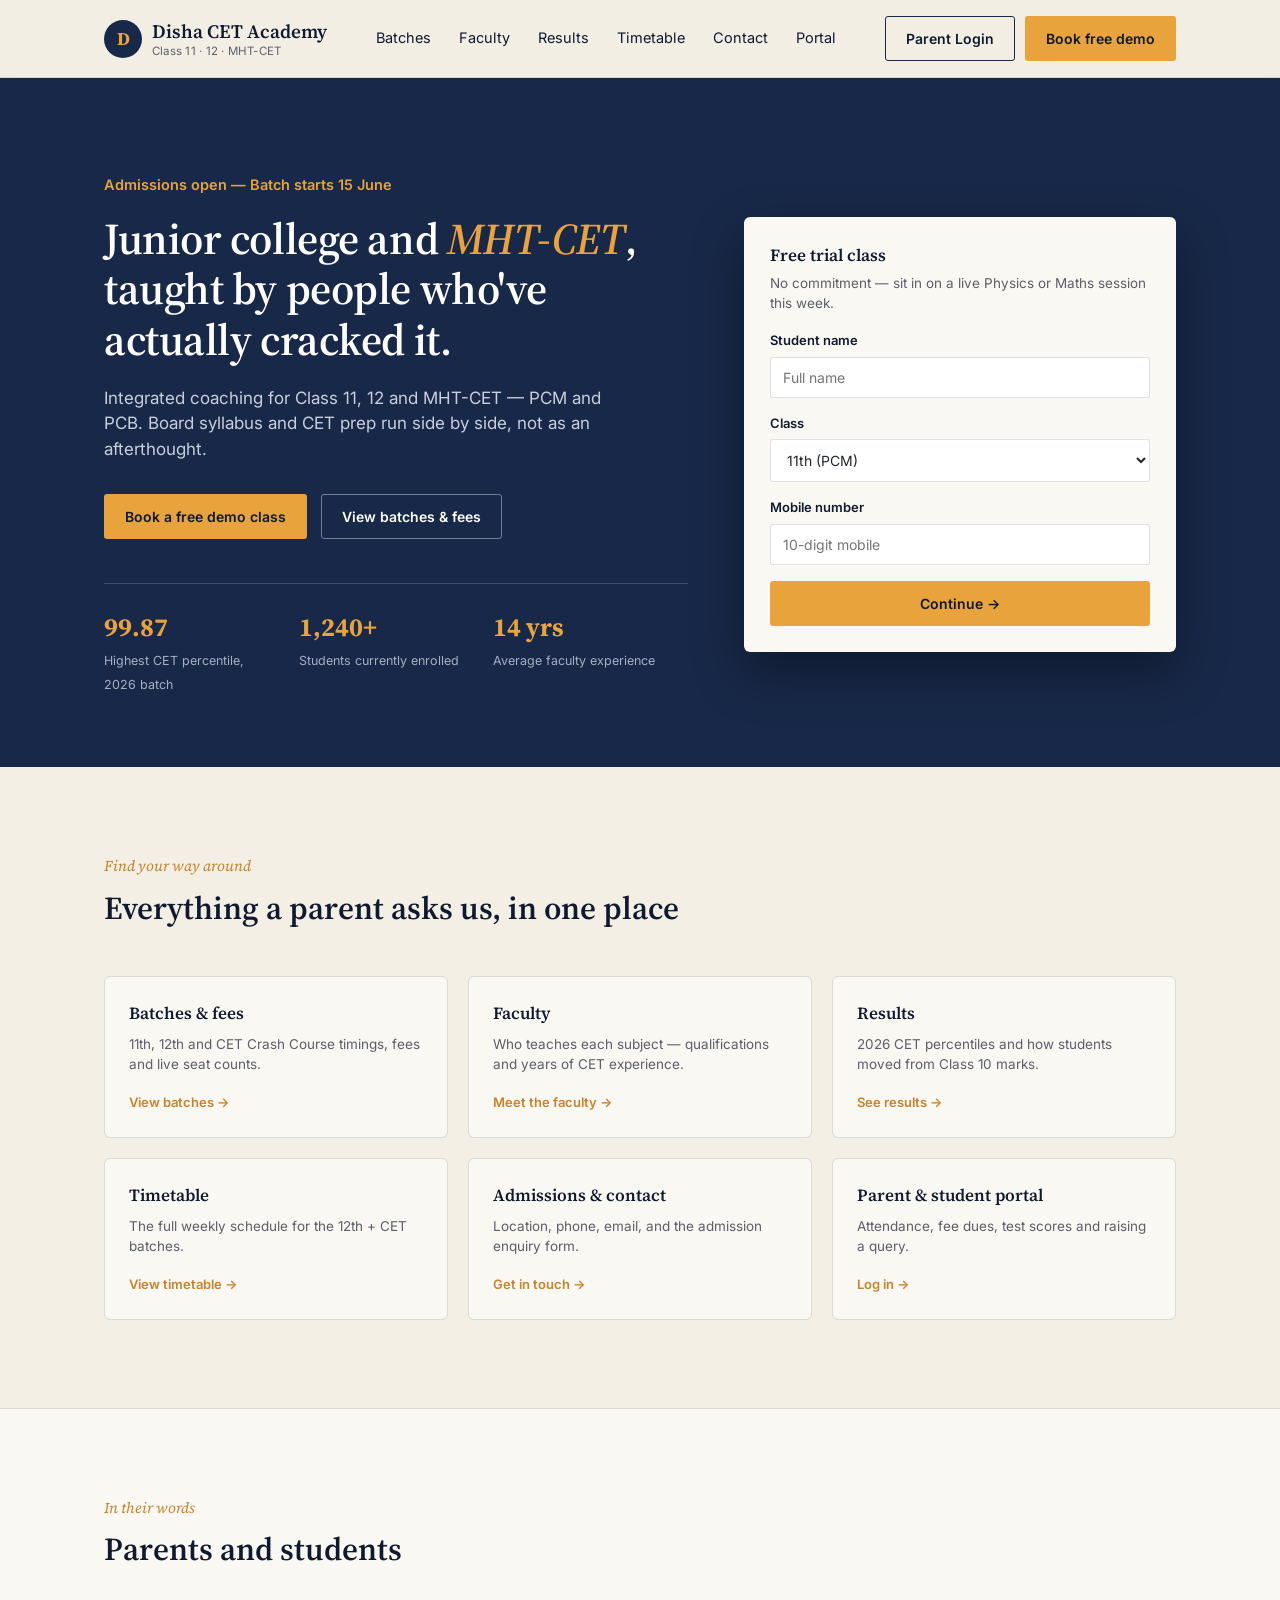
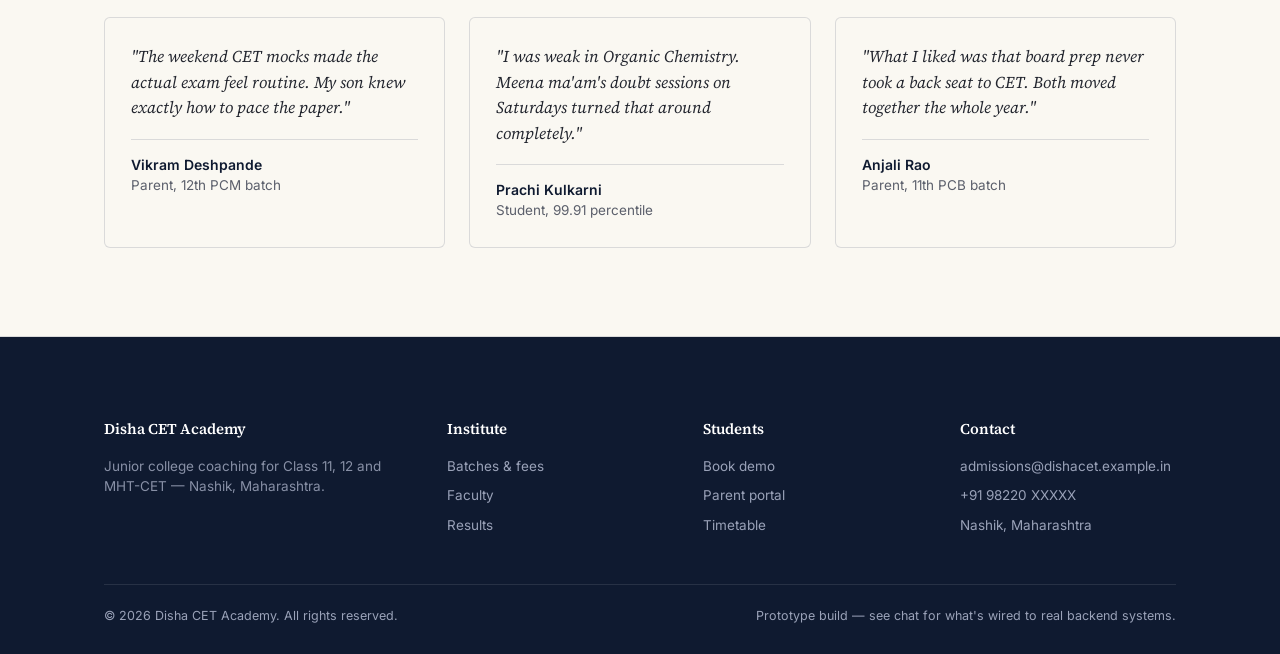
<file: index.html>
<!DOCTYPE html>
<html lang="en">
<head>
<meta charset="UTF-8">
<meta name="viewport" content="width=device-width, initial-scale=1.0">
<title>Disha CET Academy — 11th, 12th & MHT-CET Coaching</title>
<link rel="preconnect" href="https://fonts.googleapis.com">
<link href="https://fonts.googleapis.com/css2?family=Source+Serif+4:opsz,wght@8..60,400;8..60,600;8..60,700&family=Inter:wght@400;500;600;700&display=swap" rel="stylesheet">
<link rel="stylesheet" href="styles.css">
</head>
<body>
<div id="access-gate-overlay" style="position:fixed;inset:0;background:#0F1A30;color:#fff;display:flex;align-items:center;justify-content:center;z-index:9999;font-family:'Inter',sans-serif;">
  <div style="font-size:14px;color:#C9CFDD;">Checking access&hellip;</div>
</div>
<script src="access-gate.js"></script>

<!-- ================= HEADER ================= -->
<header>
  <div class="nav">
    <div class="brand">
      <a href="index.html" style="display:flex;align-items:center;gap:10px;">
        <div class="brand-mark">D</div>
        <div>
          <div class="brand-name">Disha CET Academy</div>
          <div class="brand-sub">Class 11 · 12 · MHT-CET</div>
        </div>
      </a>
    </div>
    <nav class="links">
      <a href="courses.html">Batches</a>
      <a href="faculty.html">Faculty</a>
      <a href="results.html">Results</a>
      <a href="timetable.html">Timetable</a>
      <a href="contact.html">Contact</a>
      <a href="portal.html">Portal</a>
    </nav>
    <div class="nav-cta">
      <a href="portal.html" class="btn btn-ghost">Parent Login</a>
      <a href="demo.html" class="btn btn-primary">Book free demo</a>
    </div>
  </div>
</header>

<!-- ================= HERO ================= -->
<section class="hero" style="padding-bottom:72px;">
  <div class="wrap">
    <div>
      <div class="hero-tag">Admissions open — Batch starts 15 June</div>
      <h1>Junior college and <em>MHT-CET</em>, taught by people who've actually cracked it.</h1>
      <p class="lead">Integrated coaching for Class 11, 12 and MHT-CET — PCM and PCB. Board syllabus and CET prep run side by side, not as an afterthought.</p>
      <div class="hero-actions">
        <a href="demo.html" class="btn btn-primary">Book a free demo class</a>
        <a href="courses.html" class="btn btn-ghost" style="border-color:rgba(255,255,255,.4);color:#fff;">View batches &amp; fees</a>
      </div>
      <div class="hero-stats">
        <div class="hero-stat"><b>99.87</b><span>Highest CET percentile, 2026 batch</span></div>
        <div class="hero-stat"><b>1,240+</b><span>Students currently enrolled</span></div>
        <div class="hero-stat"><b>14 yrs</b><span>Average faculty experience</span></div>
      </div>
    </div>
    <div class="hero-card">
      <h3>Free trial class</h3>
      <p>No commitment — sit in on a live Physics or Maths session this week.</p>
      <div class="field"><label>Student name</label><input type="text" placeholder="Full name"></div>
      <div class="field"><label>Class</label>
        <select><option>11th (PCM)</option><option>11th (PCB)</option><option>12th (PCM)</option><option>12th (PCB)</option><option>CET Repeater</option></select>
      </div>
      <div class="field"><label>Mobile number</label><input type="tel" placeholder="10-digit mobile"></div>
      <a href="demo.html" class="btn btn-primary" style="width:100%;text-align:center;">Continue →</a>
    </div>
  </div>
</section>

<!-- ================= QUICK LINKS ================= -->
<section>
  <div class="wrap">
    <div class="sec-head">
      <div class="sec-num">Find your way around</div>
      <h2>Everything a parent asks us, in one place</h2>
    </div>
    <div class="quicklinks">
      <a href="courses.html" class="quicklink-card">
        <h4>Batches &amp; fees</h4>
        <p>11th, 12th and CET Crash Course timings, fees and live seat counts.</p>
        <span class="go">View batches →</span>
      </a>
      <a href="faculty.html" class="quicklink-card">
        <h4>Faculty</h4>
        <p>Who teaches each subject — qualifications and years of CET experience.</p>
        <span class="go">Meet the faculty →</span>
      </a>
      <a href="results.html" class="quicklink-card">
        <h4>Results</h4>
        <p>2026 CET percentiles and how students moved from Class 10 marks.</p>
        <span class="go">See results →</span>
      </a>
      <a href="timetable.html" class="quicklink-card">
        <h4>Timetable</h4>
        <p>The full weekly schedule for the 12th + CET batches.</p>
        <span class="go">View timetable →</span>
      </a>
      <a href="contact.html" class="quicklink-card">
        <h4>Admissions &amp; contact</h4>
        <p>Location, phone, email, and the admission enquiry form.</p>
        <span class="go">Get in touch →</span>
      </a>
      <a href="portal.html" class="quicklink-card">
        <h4>Parent &amp; student portal</h4>
        <p>Attendance, fee dues, test scores and raising a query.</p>
        <span class="go">Log in →</span>
      </a>
    </div>
  </div>
</section>

<!-- ================= TESTIMONIALS ================= -->
<section style="background:var(--paper-soft);border-top:1px solid var(--line);border-bottom:1px solid var(--line);">
  <div class="wrap">
    <div class="sec-head">
      <div class="sec-num">In their words</div>
      <h2>Parents and students</h2>
    </div>
    <div class="testi-grid">
      <div class="testi-card">
        <div class="testi-quote">"The weekend CET mocks made the actual exam feel routine. My son knew exactly how to pace the paper."</div>
        <div class="testi-who"><b>Vikram Deshpande</b>Parent, 12th PCM batch</div>
      </div>
      <div class="testi-card">
        <div class="testi-quote">"I was weak in Organic Chemistry. Meena ma'am's doubt sessions on Saturdays turned that around completely."</div>
        <div class="testi-who"><b>Prachi Kulkarni</b>Student, 99.91 percentile</div>
      </div>
      <div class="testi-card">
        <div class="testi-quote">"What I liked was that board prep never took a back seat to CET. Both moved together the whole year."</div>
        <div class="testi-who"><b>Anjali Rao</b>Parent, 11th PCB batch</div>
      </div>
    </div>
  </div>
</section>

<!-- ================= FOOTER ================= -->
<footer>
  <div class="wrap">
    <div class="foot-grid">
      <div>
        <h5>Disha CET Academy</h5>
        <p style="font-size:13.5px;color:#8890A6;max-width:34ch;">Junior college coaching for Class 11, 12 and MHT-CET — Nashik, Maharashtra.</p>
      </div>
      <div>
        <h5>Institute</h5>
        <ul><li><a href="courses.html">Batches &amp; fees</a></li><li><a href="faculty.html">Faculty</a></li><li><a href="results.html">Results</a></li></ul>
      </div>
      <div>
        <h5>Students</h5>
        <ul><li><a href="demo.html">Book demo</a></li><li><a href="portal.html">Parent portal</a></li><li><a href="timetable.html">Timetable</a></li></ul>
      </div>
      <div>
        <h5>Contact</h5>
        <ul><li><a href="contact.html">admissions@dishacet.example.in</a></li><li>+91 98220 XXXXX</li><li>Nashik, Maharashtra</li></ul>
      </div>
    </div>
    <div class="foot-bottom">
      <span>© 2026 Disha CET Academy. All rights reserved.</span>
      <span>Prototype build — see chat for what's wired to real backend systems.</span>
    </div>
  </div>
</footer>

</body>
</html>
</file>
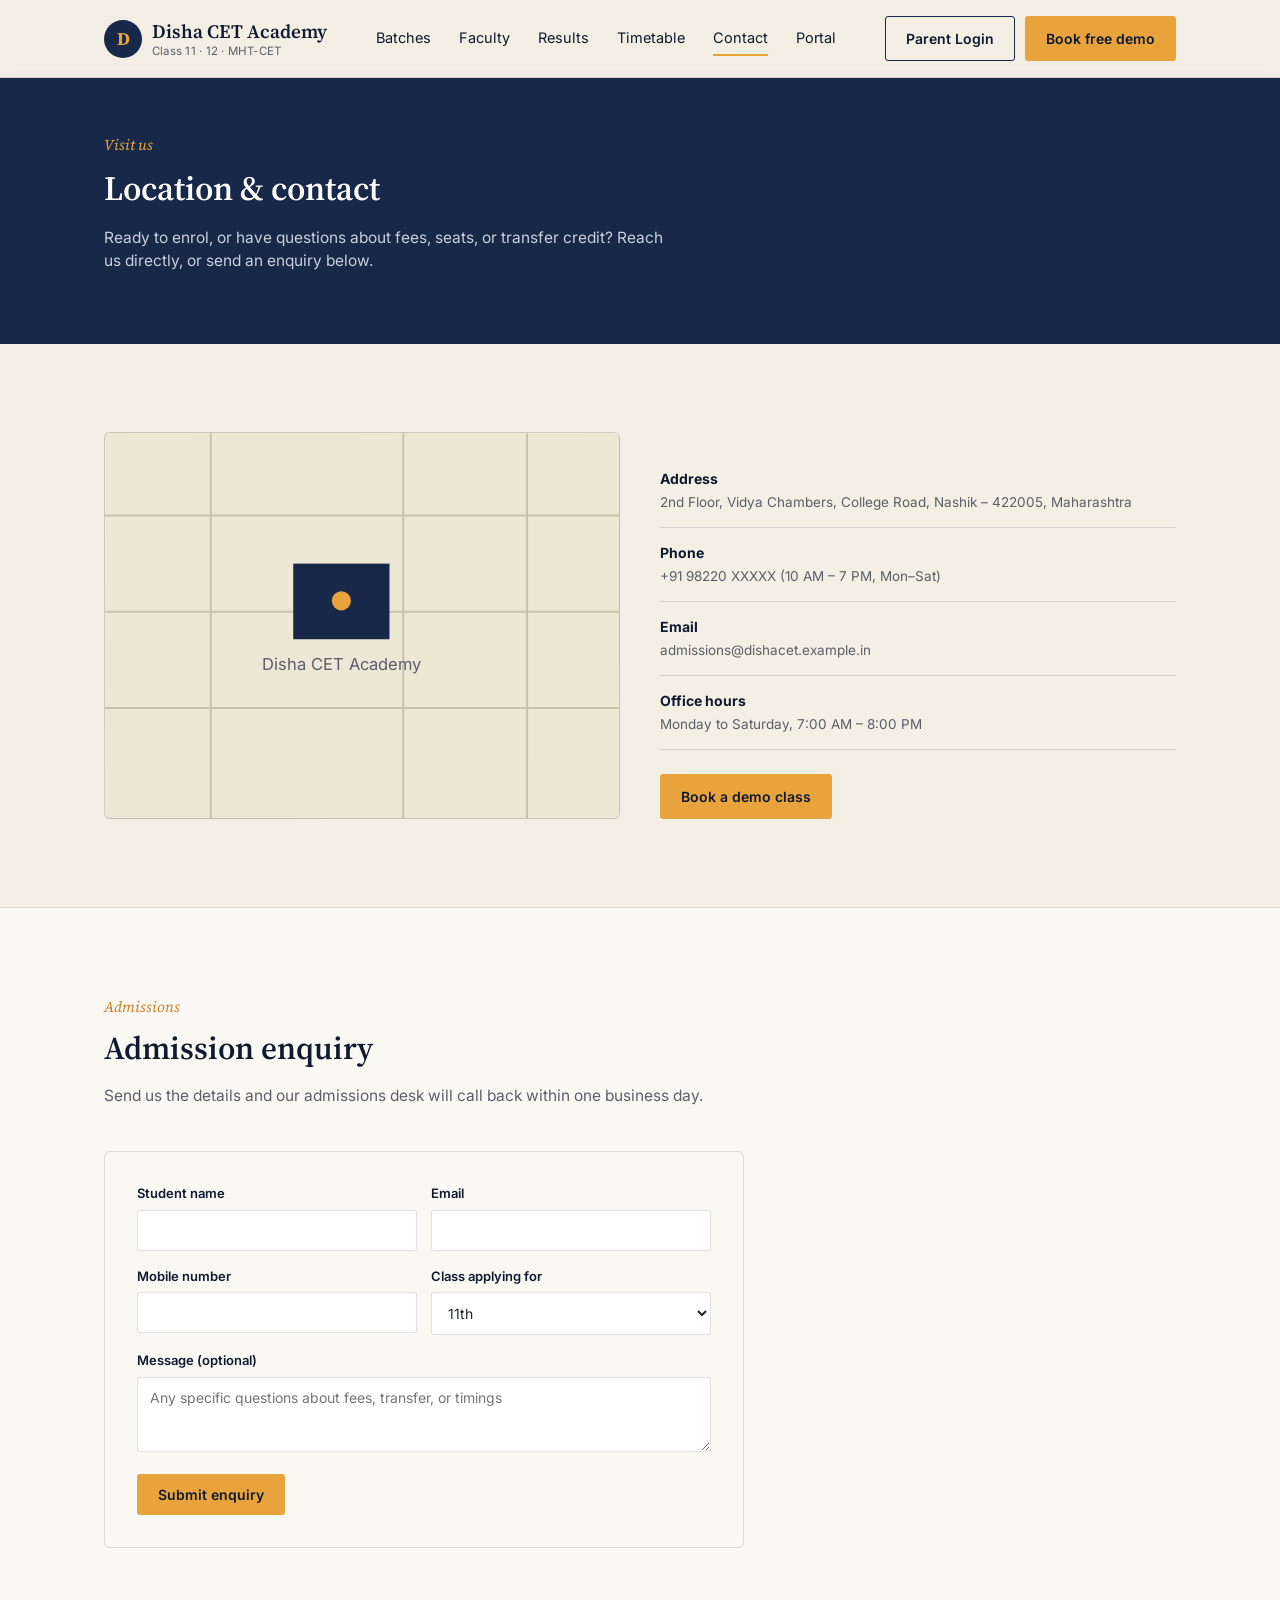
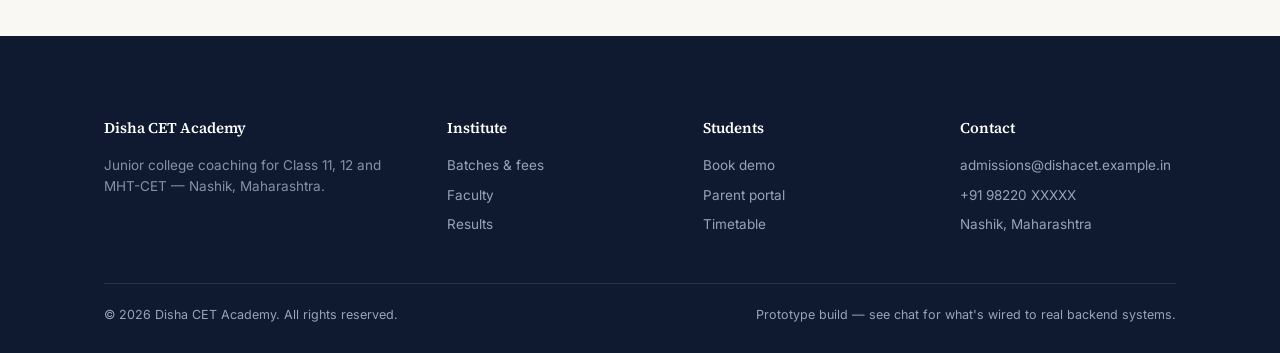
<file: contact.html>
<!DOCTYPE html>
<html lang="en">
<head>
<meta charset="UTF-8">
<meta name="viewport" content="width=device-width, initial-scale=1.0">
<title>Contact & Admission Enquiry — Disha CET Academy</title>
<link rel="preconnect" href="https://fonts.googleapis.com">
<link href="https://fonts.googleapis.com/css2?family=Source+Serif+4:opsz,wght@8..60,400;8..60,600;8..60,700&family=Inter:wght@400;500;600;700&display=swap" rel="stylesheet">
<link rel="stylesheet" href="styles.css">
</head>
<body>

<header>
  <div class="nav">
    <div class="brand">
      <a href="index.html" style="display:flex;align-items:center;gap:10px;">
        <div class="brand-mark">D</div>
        <div>
          <div class="brand-name">Disha CET Academy</div>
          <div class="brand-sub">Class 11 · 12 · MHT-CET</div>
        </div>
      </a>
    </div>
    <nav class="links">
      <a href="courses.html">Batches</a>
      <a href="faculty.html">Faculty</a>
      <a href="results.html">Results</a>
      <a href="timetable.html">Timetable</a>
      <a href="contact.html" class="active">Contact</a>
      <a href="portal.html">Portal</a>
    </nav>
    <div class="nav-cta">
      <a href="portal.html" class="btn btn-ghost">Parent Login</a>
      <a href="demo.html" class="btn btn-primary">Book free demo</a>
    </div>
  </div>
</header>

<div class="page-hero">
  <div class="wrap">
    <div class="sec-num">Visit us</div>
    <h1>Location &amp; contact</h1>
    <p>Ready to enrol, or have questions about fees, seats, or transfer credit? Reach us directly, or send an enquiry below.</p>
  </div>
</div>

<section id="contact">
  <div class="wrap">
    <div class="contact-grid">
      <div class="map-box">
        <svg viewBox="0 0 400 280" preserveAspectRatio="xMidYMid slice">
          <rect width="400" height="280" fill="#EDE7D6"/>
          <path d="M0 60 H400 M0 130 H400 M0 200 H400" stroke="#C9C2AC" stroke-width="1.5"/>
          <path d="M90 0 V280 M230 0 V280 M320 0 V280" stroke="#C9C2AC" stroke-width="1.5"/>
          <rect x="150" y="95" width="70" height="55" fill="#182848"/>
          <circle cx="185" cy="122" r="7" fill="#E8A33D"/>
          <text x="185" y="172" text-anchor="middle" font-family="Inter, sans-serif" font-size="12" fill="#5B5F6B">Disha CET Academy</text>
        </svg>
      </div>
      <div>
        <ul class="contact-list">
          <li>
            <div>
              <b>Address</b>
              <span>2nd Floor, Vidya Chambers, College Road, Nashik – 422005, Maharashtra</span>
            </div>
          </li>
          <li>
            <div>
              <b>Phone</b>
              <span>+91 98220 XXXXX (10 AM – 7 PM, Mon–Sat)</span>
            </div>
          </li>
          <li>
            <div>
              <b>Email</b>
              <span>admissions@dishacet.example.in</span>
            </div>
          </li>
          <li>
            <div>
              <b>Office hours</b>
              <span>Monday to Saturday, 7:00 AM – 8:00 PM</span>
            </div>
          </li>
        </ul>
        <a href="demo.html" class="btn btn-primary" style="margin-top:24px;">Book a demo class</a>
      </div>
    </div>
  </div>
</section>

<section style="background:var(--paper-soft);border-top:1px solid var(--line);">
  <div class="wrap">
    <div class="sec-head">
      <div class="sec-num">Admissions</div>
      <h2>Admission enquiry</h2>
      <p>Send us the details and our admissions desk will call back within one business day.</p>
    </div>
    <div class="card" style="max-width:640px;">
      <form id="enquiry-form">
        <div class="field-row">
          <div class="field"><label>Student name</label><input required type="text"></div>
          <div class="field"><label>Email</label><input required type="email"></div>
        </div>
        <div class="field-row">
          <div class="field"><label>Mobile number</label><input required type="tel"></div>
          <div class="field"><label>Class applying for</label>
            <select><option>11th</option><option>12th</option><option>CET Repeater</option></select>
          </div>
        </div>
        <div class="field"><label>Message (optional)</label><textarea rows="3" placeholder="Any specific questions about fees, transfer, or timings"></textarea></div>
        <button type="submit" class="btn btn-primary">Submit enquiry</button>
        <div class="success-box" id="enquiry-success">Enquiry received — reference sent to your email. Our admissions desk will reach out within one business day.</div>
      </form>
    </div>
  </div>
</section>

<footer>
  <div class="wrap">
    <div class="foot-grid">
      <div>
        <h5>Disha CET Academy</h5>
        <p style="font-size:13.5px;color:#8890A6;max-width:34ch;">Junior college coaching for Class 11, 12 and MHT-CET — Nashik, Maharashtra.</p>
      </div>
      <div>
        <h5>Institute</h5>
        <ul><li><a href="courses.html">Batches &amp; fees</a></li><li><a href="faculty.html">Faculty</a></li><li><a href="results.html">Results</a></li></ul>
      </div>
      <div>
        <h5>Students</h5>
        <ul><li><a href="demo.html">Book demo</a></li><li><a href="portal.html">Parent portal</a></li><li><a href="timetable.html">Timetable</a></li></ul>
      </div>
      <div>
        <h5>Contact</h5>
        <ul><li><a href="contact.html">admissions@dishacet.example.in</a></li><li>+91 98220 XXXXX</li><li>Nashik, Maharashtra</li></ul>
      </div>
    </div>
    <div class="foot-bottom">
      <span>© 2026 Disha CET Academy. All rights reserved.</span>
      <span>Prototype build — see chat for what's wired to real backend systems.</span>
    </div>
  </div>
</footer>

<script>
  document.getElementById('enquiry-form').addEventListener('submit', function(e){
    e.preventDefault();
    document.getElementById('enquiry-success').classList.add('show');
  });
</script>

</body>
</html>
</file>
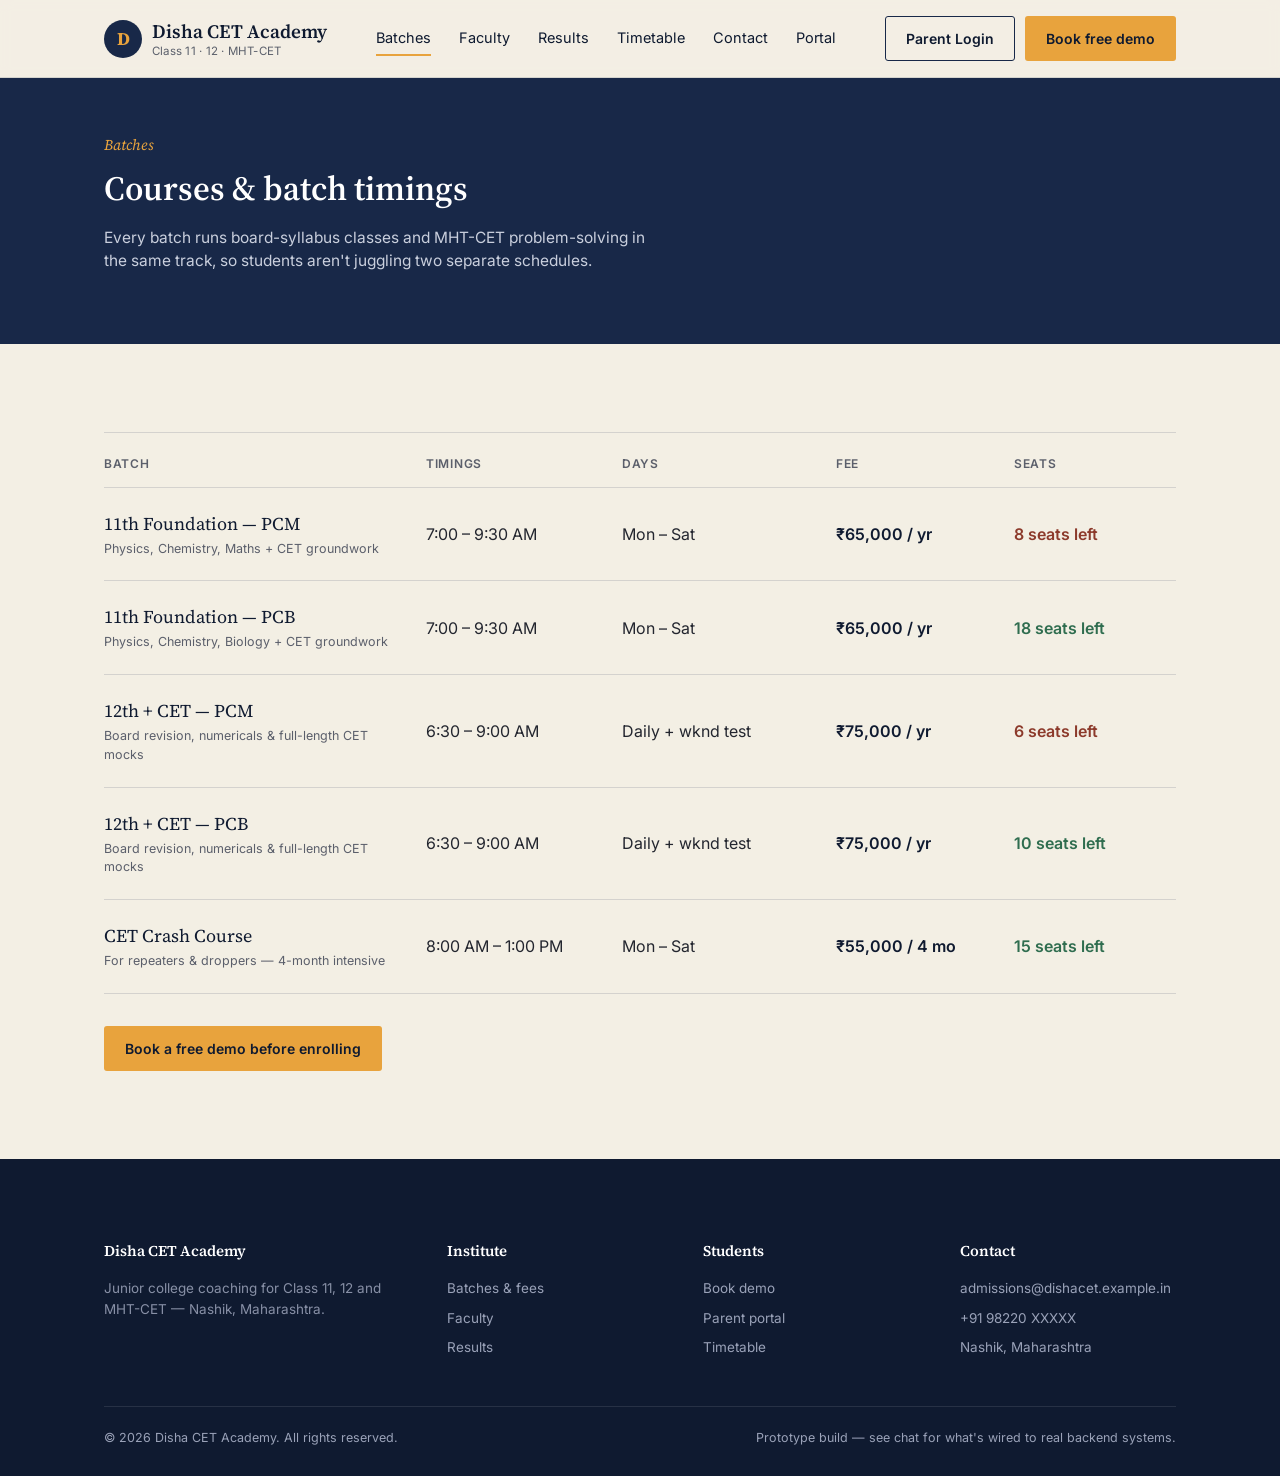
<file: courses.html>
<!DOCTYPE html>
<html lang="en">
<head>
<meta charset="UTF-8">
<meta name="viewport" content="width=device-width, initial-scale=1.0">
<title>Batches & Fees — Disha CET Academy</title>
<link rel="preconnect" href="https://fonts.googleapis.com">
<link href="https://fonts.googleapis.com/css2?family=Source+Serif+4:opsz,wght@8..60,400;8..60,600;8..60,700&family=Inter:wght@400;500;600;700&display=swap" rel="stylesheet">
<link rel="stylesheet" href="styles.css">
</head>
<body>

<header>
  <div class="nav">
    <div class="brand">
      <a href="index.html" style="display:flex;align-items:center;gap:10px;">
        <div class="brand-mark">D</div>
        <div>
          <div class="brand-name">Disha CET Academy</div>
          <div class="brand-sub">Class 11 · 12 · MHT-CET</div>
        </div>
      </a>
    </div>
    <nav class="links">
      <a href="courses.html" class="active">Batches</a>
      <a href="faculty.html">Faculty</a>
      <a href="results.html">Results</a>
      <a href="timetable.html">Timetable</a>
      <a href="contact.html">Contact</a>
      <a href="portal.html">Portal</a>
    </nav>
    <div class="nav-cta">
      <a href="portal.html" class="btn btn-ghost">Parent Login</a>
      <a href="demo.html" class="btn btn-primary">Book free demo</a>
    </div>
  </div>
</header>

<div class="page-hero">
  <div class="wrap">
    <div class="sec-num">Batches</div>
    <h1>Courses &amp; batch timings</h1>
    <p>Every batch runs board-syllabus classes and MHT-CET problem-solving in the same track, so students aren't juggling two separate schedules.</p>
  </div>
</div>

<section id="courses">
  <div class="wrap">
    <div class="course-table">
      <div class="course-row head">
        <div>Batch</div><div>Timings</div><div>Days</div><div>Fee</div><div>Seats</div>
      </div>

      <div class="course-row">
        <div class="course-name">11th Foundation — PCM<small>Physics, Chemistry, Maths + CET groundwork</small></div>
        <div>7:00 – 9:30 AM</div>
        <div>Mon – Sat</div>
        <div class="course-fee">₹65,000 / yr</div>
        <div><span class="seats low">8 seats left</span></div>
      </div>
      <div class="course-row">
        <div class="course-name">11th Foundation — PCB<small>Physics, Chemistry, Biology + CET groundwork</small></div>
        <div>7:00 – 9:30 AM</div>
        <div>Mon – Sat</div>
        <div class="course-fee">₹65,000 / yr</div>
        <div><span class="seats ok">18 seats left</span></div>
      </div>
      <div class="course-row">
        <div class="course-name">12th + CET — PCM<small>Board revision, numericals &amp; full-length CET mocks</small></div>
        <div>6:30 – 9:00 AM</div>
        <div>Daily + wknd test</div>
        <div class="course-fee">₹75,000 / yr</div>
        <div><span class="seats low">6 seats left</span></div>
      </div>
      <div class="course-row">
        <div class="course-name">12th + CET — PCB<small>Board revision, numericals &amp; full-length CET mocks</small></div>
        <div>6:30 – 9:00 AM</div>
        <div>Daily + wknd test</div>
        <div class="course-fee">₹75,000 / yr</div>
        <div><span class="seats ok">10 seats left</span></div>
      </div>
      <div class="course-row">
        <div class="course-name">CET Crash Course<small>For repeaters &amp; droppers — 4-month intensive</small></div>
        <div>8:00 AM – 1:00 PM</div>
        <div>Mon – Sat</div>
        <div class="course-fee">₹55,000 / 4 mo</div>
        <div><span class="seats ok">15 seats left</span></div>
      </div>
    </div>
    <a href="demo.html" class="btn btn-primary" style="margin-top:32px;">Book a free demo before enrolling</a>
  </div>
</section>

<footer>
  <div class="wrap">
    <div class="foot-grid">
      <div>
        <h5>Disha CET Academy</h5>
        <p style="font-size:13.5px;color:#8890A6;max-width:34ch;">Junior college coaching for Class 11, 12 and MHT-CET — Nashik, Maharashtra.</p>
      </div>
      <div>
        <h5>Institute</h5>
        <ul><li><a href="courses.html">Batches &amp; fees</a></li><li><a href="faculty.html">Faculty</a></li><li><a href="results.html">Results</a></li></ul>
      </div>
      <div>
        <h5>Students</h5>
        <ul><li><a href="demo.html">Book demo</a></li><li><a href="portal.html">Parent portal</a></li><li><a href="timetable.html">Timetable</a></li></ul>
      </div>
      <div>
        <h5>Contact</h5>
        <ul><li><a href="contact.html">admissions@dishacet.example.in</a></li><li>+91 98220 XXXXX</li><li>Nashik, Maharashtra</li></ul>
      </div>
    </div>
    <div class="foot-bottom">
      <span>© 2026 Disha CET Academy. All rights reserved.</span>
      <span>Prototype build — see chat for what's wired to real backend systems.</span>
    </div>
  </div>
</footer>

</body>
</html>
</file>
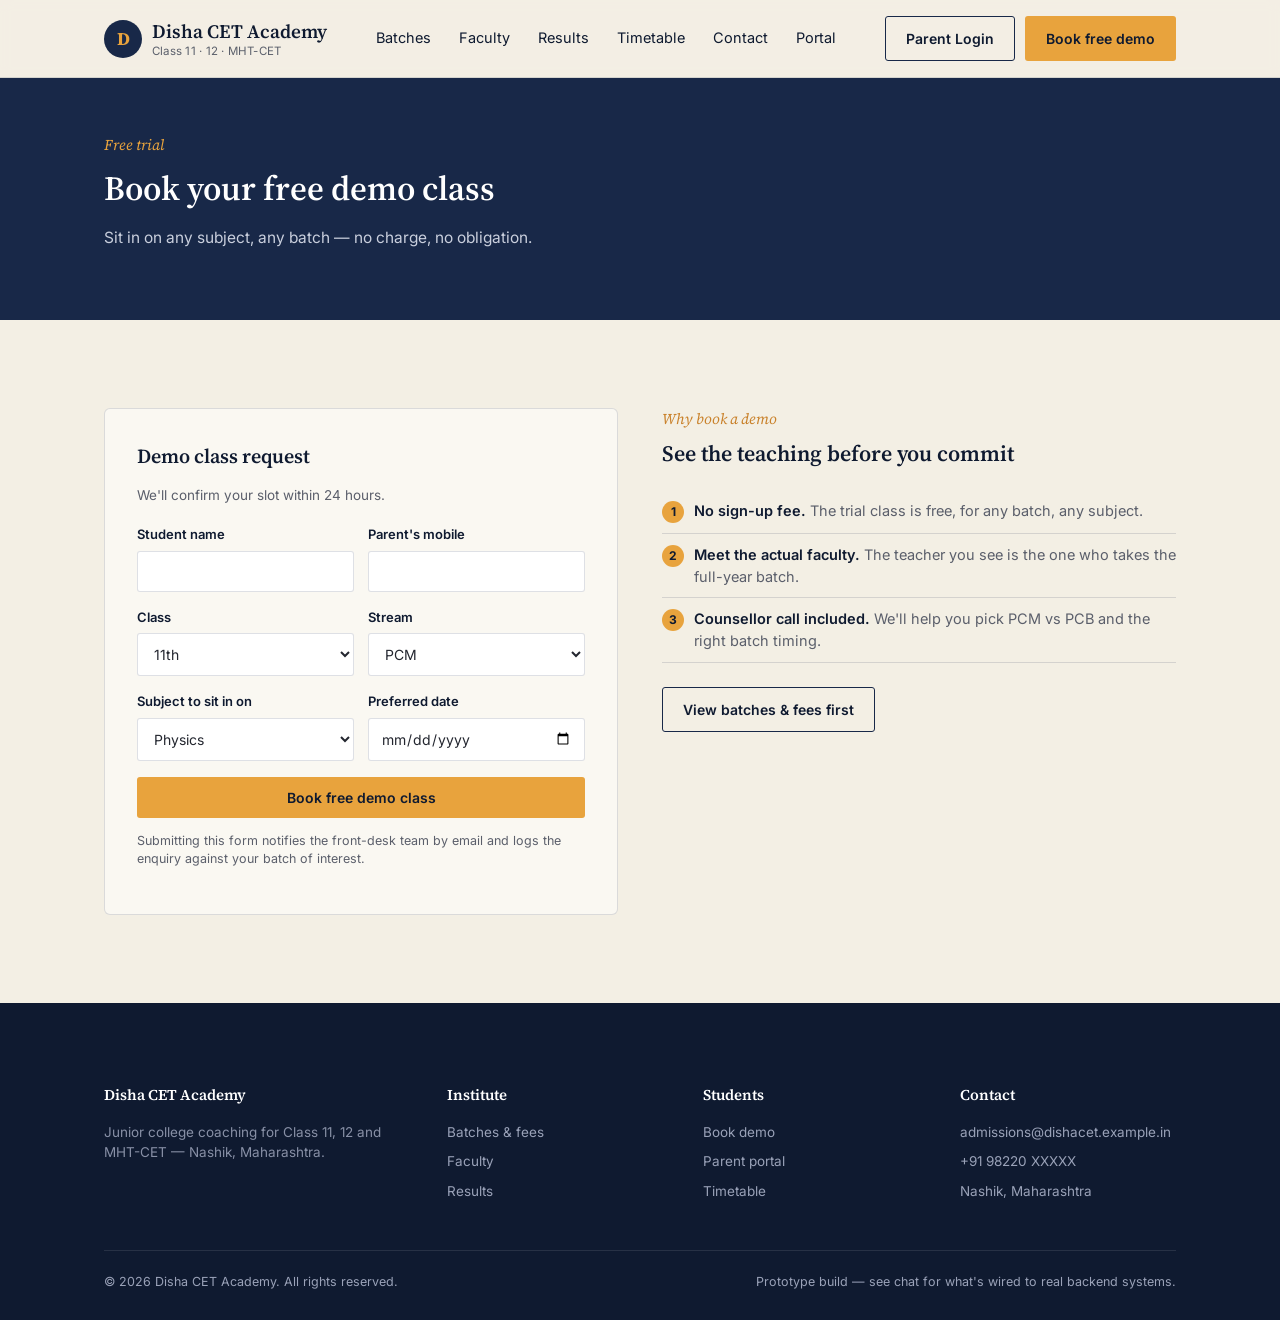
<file: demo.html>
<!DOCTYPE html>
<html lang="en">
<head>
<meta charset="UTF-8">
<meta name="viewport" content="width=device-width, initial-scale=1.0">
<title>Book a Free Demo Class — Disha CET Academy</title>
<link rel="preconnect" href="https://fonts.googleapis.com">
<link href="https://fonts.googleapis.com/css2?family=Source+Serif+4:opsz,wght@8..60,400;8..60,600;8..60,700&family=Inter:wght@400;500;600;700&display=swap" rel="stylesheet">
<link rel="stylesheet" href="styles.css">
</head>
<body>

<header>
  <div class="nav">
    <div class="brand">
      <a href="index.html" style="display:flex;align-items:center;gap:10px;">
        <div class="brand-mark">D</div>
        <div>
          <div class="brand-name">Disha CET Academy</div>
          <div class="brand-sub">Class 11 · 12 · MHT-CET</div>
        </div>
      </a>
    </div>
    <nav class="links">
      <a href="courses.html">Batches</a>
      <a href="faculty.html">Faculty</a>
      <a href="results.html">Results</a>
      <a href="timetable.html">Timetable</a>
      <a href="contact.html">Contact</a>
      <a href="portal.html">Portal</a>
    </nav>
    <div class="nav-cta">
      <a href="portal.html" class="btn btn-ghost">Parent Login</a>
      <a href="demo.html" class="btn btn-primary">Book free demo</a>
    </div>
  </div>
</header>

<div class="page-hero">
  <div class="wrap">
    <div class="sec-num">Free trial</div>
    <h1>Book your free demo class</h1>
    <p>Sit in on any subject, any batch — no charge, no obligation.</p>
  </div>
</div>

<section id="demo">
  <div class="wrap">
    <div class="grid-2">
      <div>
        <div class="card">
          <h3 style="font-size:20px;margin-bottom:6px;">Demo class request</h3>
          <p style="font-size:13.5px;color:var(--ink-soft);margin-bottom:20px;">We'll confirm your slot within 24 hours.</p>
          <form id="demo-form">
            <div class="field-row">
              <div class="field"><label>Student name</label><input required type="text"></div>
              <div class="field"><label>Parent's mobile</label><input required type="tel" pattern="[0-9]{10}"></div>
            </div>
            <div class="field-row">
              <div class="field"><label>Class</label>
                <select><option>11th</option><option>12th</option><option>CET Repeater</option></select>
              </div>
              <div class="field"><label>Stream</label>
                <select><option>PCM</option><option>PCB</option></select>
              </div>
            </div>
            <div class="field-row">
              <div class="field"><label>Subject to sit in on</label>
                <select><option>Physics</option><option>Chemistry</option><option>Maths</option><option>Biology</option></select>
              </div>
              <div class="field"><label>Preferred date</label><input type="date"></div>
            </div>
            <button type="submit" class="btn btn-primary" style="width:100%;">Book free demo class</button>
            <div class="success-box" id="demo-success">Thanks — your demo class request has been received. Our counsellor will call you within 24 hours to confirm the slot.</div>
            <p class="form-note">Submitting this form notifies the front-desk team by email and logs the enquiry against your batch of interest.</p>
          </form>
        </div>
      </div>
      <div class="demo-side">
        <div class="sec-num">Why book a demo</div>
        <h3>See the teaching before you commit</h3>
        <ul class="why-list">
          <li><span class="num-dot">1</span><span><b>No sign-up fee.</b> The trial class is free, for any batch, any subject.</span></li>
          <li><span class="num-dot">2</span><span><b>Meet the actual faculty.</b> The teacher you see is the one who takes the full-year batch.</span></li>
          <li><span class="num-dot">3</span><span><b>Counsellor call included.</b> We'll help you pick PCM vs PCB and the right batch timing.</span></li>
        </ul>
        <a href="courses.html" class="btn btn-ghost" style="margin-top:24px;">View batches &amp; fees first</a>
      </div>
    </div>
  </div>
</section>

<footer>
  <div class="wrap">
    <div class="foot-grid">
      <div>
        <h5>Disha CET Academy</h5>
        <p style="font-size:13.5px;color:#8890A6;max-width:34ch;">Junior college coaching for Class 11, 12 and MHT-CET — Nashik, Maharashtra.</p>
      </div>
      <div>
        <h5>Institute</h5>
        <ul><li><a href="courses.html">Batches &amp; fees</a></li><li><a href="faculty.html">Faculty</a></li><li><a href="results.html">Results</a></li></ul>
      </div>
      <div>
        <h5>Students</h5>
        <ul><li><a href="demo.html">Book demo</a></li><li><a href="portal.html">Parent portal</a></li><li><a href="timetable.html">Timetable</a></li></ul>
      </div>
      <div>
        <h5>Contact</h5>
        <ul><li><a href="contact.html">admissions@dishacet.example.in</a></li><li>+91 98220 XXXXX</li><li>Nashik, Maharashtra</li></ul>
      </div>
    </div>
    <div class="foot-bottom">
      <span>© 2026 Disha CET Academy. All rights reserved.</span>
      <span>Prototype build — see chat for what's wired to real backend systems.</span>
    </div>
  </div>
</footer>

<script>
  document.getElementById('demo-form').addEventListener('submit', function(e){
    e.preventDefault();
    document.getElementById('demo-success').classList.add('show');
    this.querySelectorAll('button')[0].textContent = 'Request sent';
  });
</script>

</body>
</html>
</file>
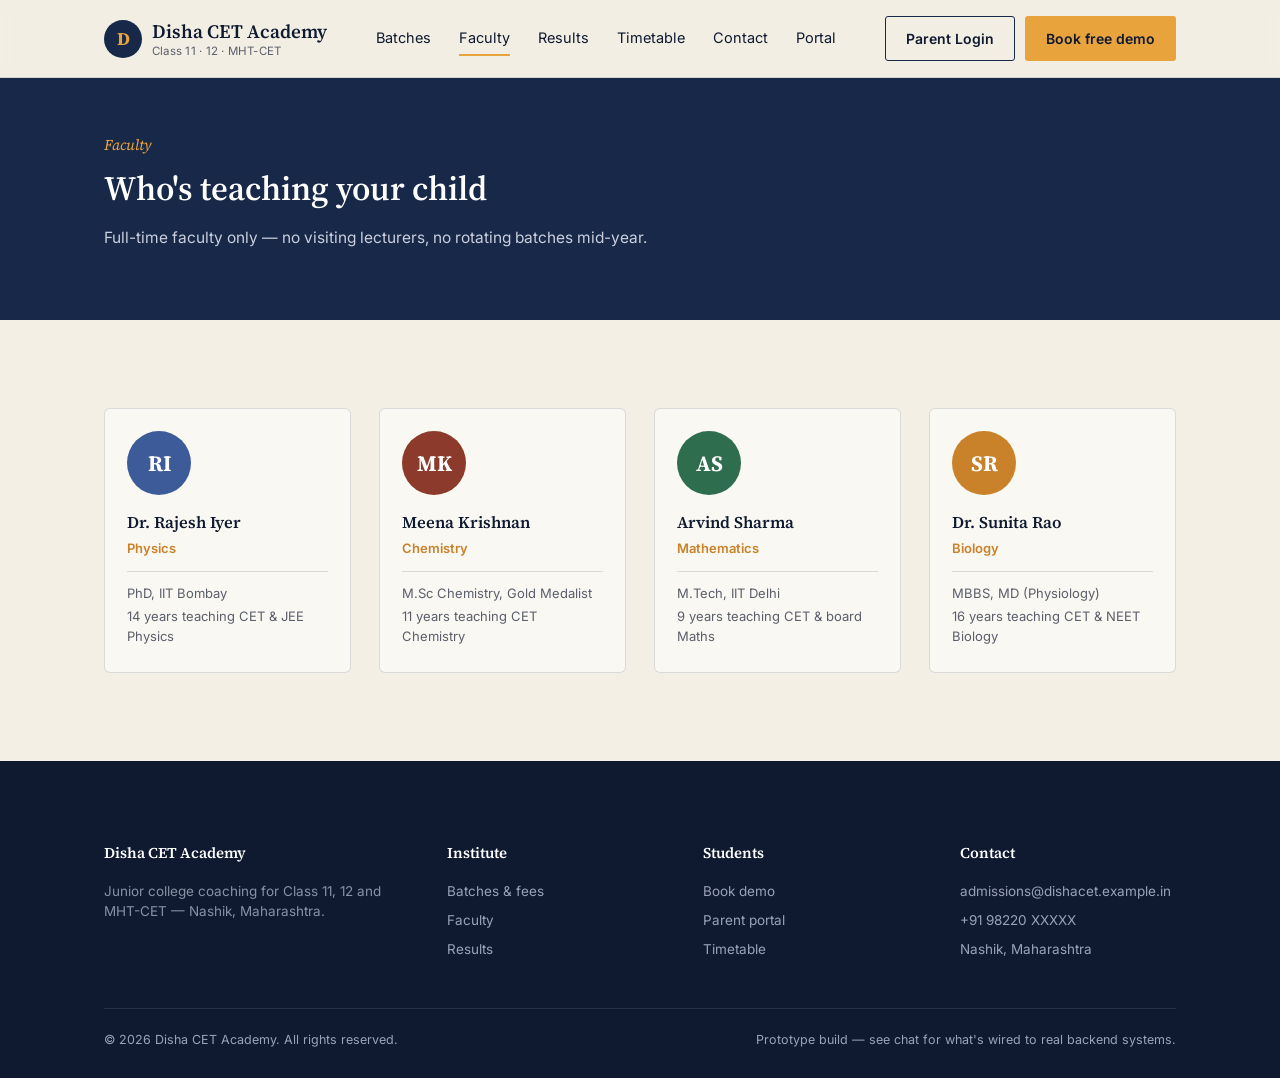
<file: faculty.html>
<!DOCTYPE html>
<html lang="en">
<head>
<meta charset="UTF-8">
<meta name="viewport" content="width=device-width, initial-scale=1.0">
<title>Faculty — Disha CET Academy</title>
<link rel="preconnect" href="https://fonts.googleapis.com">
<link href="https://fonts.googleapis.com/css2?family=Source+Serif+4:opsz,wght@8..60,400;8..60,600;8..60,700&family=Inter:wght@400;500;600;700&display=swap" rel="stylesheet">
<link rel="stylesheet" href="styles.css">
</head>
<body>

<header>
  <div class="nav">
    <div class="brand">
      <a href="index.html" style="display:flex;align-items:center;gap:10px;">
        <div class="brand-mark">D</div>
        <div>
          <div class="brand-name">Disha CET Academy</div>
          <div class="brand-sub">Class 11 · 12 · MHT-CET</div>
        </div>
      </a>
    </div>
    <nav class="links">
      <a href="courses.html">Batches</a>
      <a href="faculty.html" class="active">Faculty</a>
      <a href="results.html">Results</a>
      <a href="timetable.html">Timetable</a>
      <a href="contact.html">Contact</a>
      <a href="portal.html">Portal</a>
    </nav>
    <div class="nav-cta">
      <a href="portal.html" class="btn btn-ghost">Parent Login</a>
      <a href="demo.html" class="btn btn-primary">Book free demo</a>
    </div>
  </div>
</header>

<div class="page-hero">
  <div class="wrap">
    <div class="sec-num">Faculty</div>
    <h1>Who's teaching your child</h1>
    <p>Full-time faculty only — no visiting lecturers, no rotating batches mid-year.</p>
  </div>
</div>

<section id="faculty">
  <div class="wrap">
    <div class="faculty-grid">
      <div class="faculty-card">
        <div class="avatar" style="background:#3D5A99;">RI</div>
        <h4>Dr. Rajesh Iyer</h4>
        <div class="faculty-role">Physics</div>
        <div class="faculty-meta">
          <div>PhD, IIT Bombay</div>
          <div>14 years teaching CET &amp; JEE Physics</div>
        </div>
      </div>
      <div class="faculty-card">
        <div class="avatar" style="background:#8C3A2B;">MK</div>
        <h4>Meena Krishnan</h4>
        <div class="faculty-role">Chemistry</div>
        <div class="faculty-meta">
          <div>M.Sc Chemistry, Gold Medalist</div>
          <div>11 years teaching CET Chemistry</div>
        </div>
      </div>
      <div class="faculty-card">
        <div class="avatar" style="background:#2F6D4F;">AS</div>
        <h4>Arvind Sharma</h4>
        <div class="faculty-role">Mathematics</div>
        <div class="faculty-meta">
          <div>M.Tech, IIT Delhi</div>
          <div>9 years teaching CET &amp; board Maths</div>
        </div>
      </div>
      <div class="faculty-card">
        <div class="avatar" style="background:#C9812A;">SR</div>
        <h4>Dr. Sunita Rao</h4>
        <div class="faculty-role">Biology</div>
        <div class="faculty-meta">
          <div>MBBS, MD (Physiology)</div>
          <div>16 years teaching CET &amp; NEET Biology</div>
        </div>
      </div>
    </div>
  </div>
</section>

<footer>
  <div class="wrap">
    <div class="foot-grid">
      <div>
        <h5>Disha CET Academy</h5>
        <p style="font-size:13.5px;color:#8890A6;max-width:34ch;">Junior college coaching for Class 11, 12 and MHT-CET — Nashik, Maharashtra.</p>
      </div>
      <div>
        <h5>Institute</h5>
        <ul><li><a href="courses.html">Batches &amp; fees</a></li><li><a href="faculty.html">Faculty</a></li><li><a href="results.html">Results</a></li></ul>
      </div>
      <div>
        <h5>Students</h5>
        <ul><li><a href="demo.html">Book demo</a></li><li><a href="portal.html">Parent portal</a></li><li><a href="timetable.html">Timetable</a></li></ul>
      </div>
      <div>
        <h5>Contact</h5>
        <ul><li><a href="contact.html">admissions@dishacet.example.in</a></li><li>+91 98220 XXXXX</li><li>Nashik, Maharashtra</li></ul>
      </div>
    </div>
    <div class="foot-bottom">
      <span>© 2026 Disha CET Academy. All rights reserved.</span>
      <span>Prototype build — see chat for what's wired to real backend systems.</span>
    </div>
  </div>
</footer>

</body>
</html>
</file>
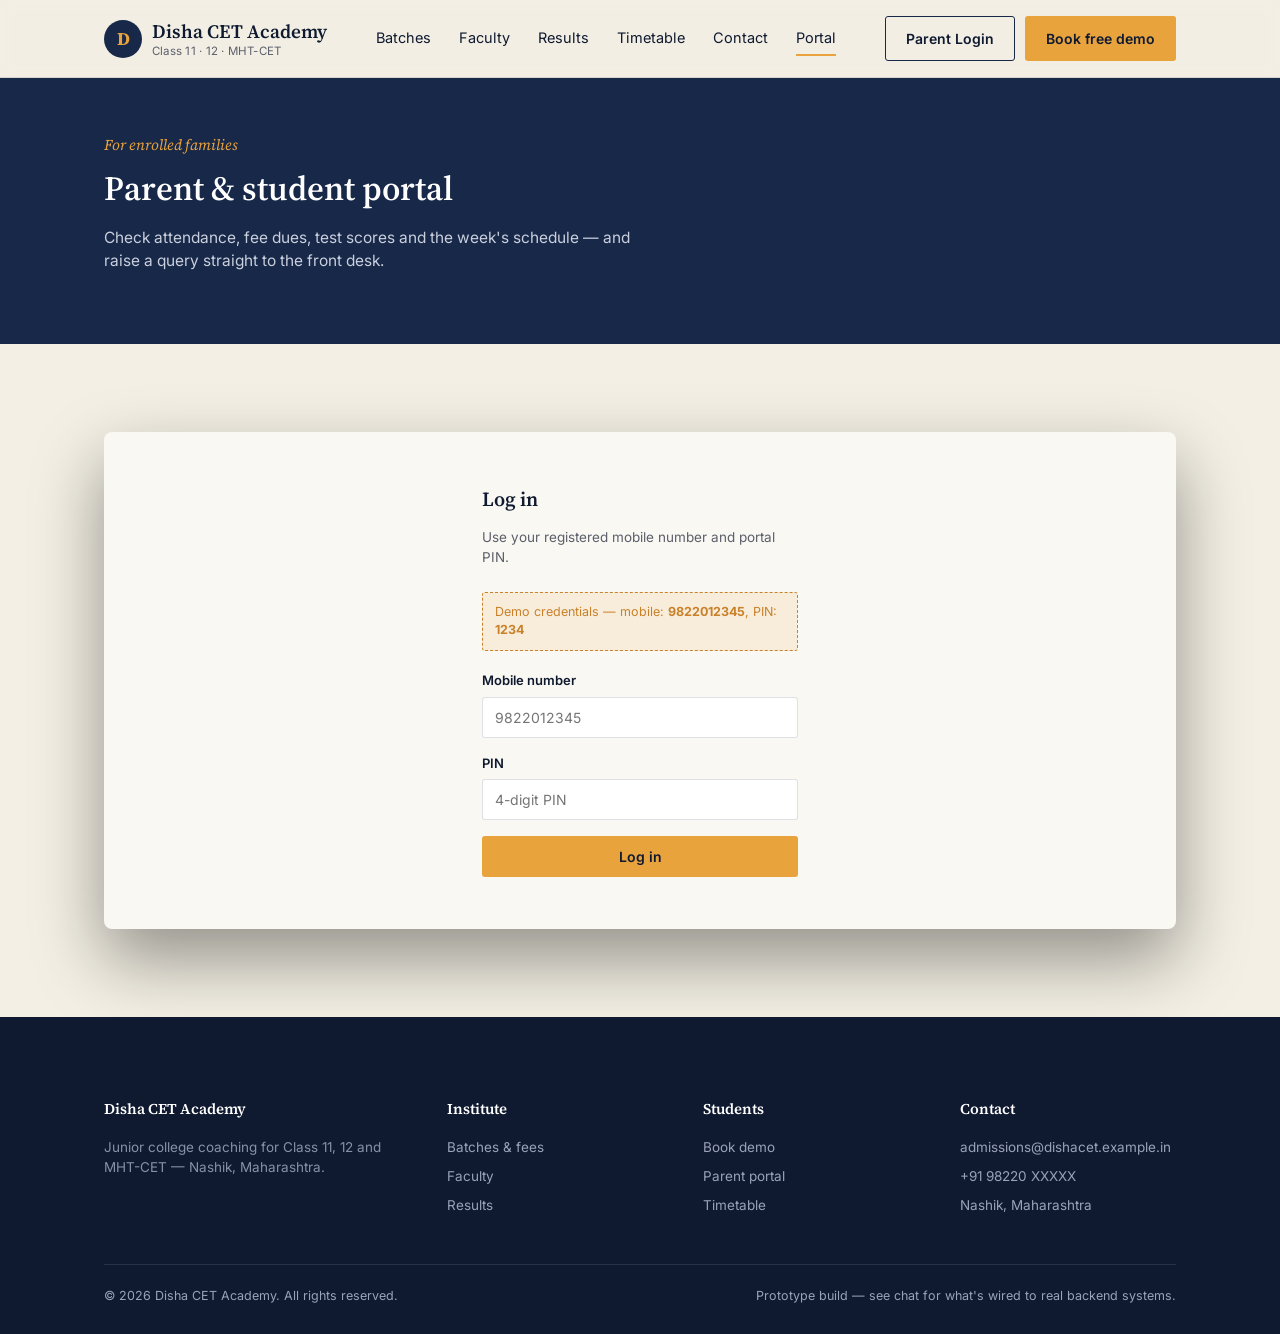
<file: portal.html>
<!DOCTYPE html>
<html lang="en">
<head>
<meta charset="UTF-8">
<meta name="viewport" content="width=device-width, initial-scale=1.0">
<title>Parent & Student Portal — Disha CET Academy</title>
<link rel="preconnect" href="https://fonts.googleapis.com">
<link href="https://fonts.googleapis.com/css2?family=Source+Serif+4:opsz,wght@8..60,400;8..60,600;8..60,700&family=Inter:wght@400;500;600;700&display=swap" rel="stylesheet">
<link rel="stylesheet" href="styles.css">
</head>
<body>

<header>
  <div class="nav">
    <div class="brand">
      <a href="index.html" style="display:flex;align-items:center;gap:10px;">
        <div class="brand-mark">D</div>
        <div>
          <div class="brand-name">Disha CET Academy</div>
          <div class="brand-sub">Class 11 · 12 · MHT-CET</div>
        </div>
      </a>
    </div>
    <nav class="links">
      <a href="courses.html">Batches</a>
      <a href="faculty.html">Faculty</a>
      <a href="results.html">Results</a>
      <a href="timetable.html">Timetable</a>
      <a href="contact.html">Contact</a>
      <a href="portal.html" class="active">Portal</a>
    </nav>
    <div class="nav-cta">
      <a href="portal.html" class="btn btn-ghost">Parent Login</a>
      <a href="demo.html" class="btn btn-primary">Book free demo</a>
    </div>
  </div>
</header>

<div class="page-hero">
  <div class="wrap">
    <div class="sec-num">For enrolled families</div>
    <h1>Parent &amp; student portal</h1>
    <p>Check attendance, fee dues, test scores and the week's schedule — and raise a query straight to the front desk.</p>
  </div>
</div>

<section id="portal-section">
  <div class="wrap">
    <div class="portal-shell">
      <!-- LOGIN VIEW -->
      <div class="portal-login" id="portal-login">
        <h3>Log in</h3>
        <p>Use your registered mobile number and portal PIN.</p>
        <div class="demo-cred">Demo credentials — mobile: <b>9822012345</b>, PIN: <b>1234</b></div>
        <div class="field"><label>Mobile number</label><input type="tel" id="login-mobile" placeholder="9822012345"></div>
        <div class="field"><label>PIN</label><input type="password" id="login-pin" placeholder="4-digit PIN"></div>
        <button class="btn btn-primary" style="width:100%;" onclick="doLogin()">Log in</button>
        <p class="form-note" id="login-error" style="color:var(--brick);display:none;">Mobile number or PIN not recognised. Try the demo credentials above.</p>
      </div>

      <!-- DASHBOARD VIEW -->
      <div class="portal-dash" id="portal-dash">
        <div class="dash-top">
          <h4>Welcome back, Om Deshpande — 12th PCM</h4>
          <span class="logout-link" onclick="doLogout()">Log out</span>
        </div>
        <div class="dash-grid">
          <div class="dash-stat"><b>91%</b><span>Attendance this term</span></div>
          <div class="dash-stat"><b>₹15,000</b><span>Fee due — Term 2</span></div>
          <div class="dash-stat"><b>86%</b><span>Last CET mock score</span></div>
          <div class="dash-stat"><b>3</b><span>Classes this week</span></div>
        </div>
        <div class="dash-body">
          <div class="dash-section">
            <h5>Fee status</h5>
            <div class="fee-row paid">
              <div><b>Term 1 — ₹37,500</b><span>Paid on 12 April 2026 · Receipt #DC-1042</span></div>
              <span class="paid-tag">Paid</span>
            </div>
            <div class="fee-row">
              <div><b>Term 2 — ₹15,000</b><span>Due 20 September 2026</span></div>
              <button class="pay-btn" onclick="openPayModal()">Pay now</button>
            </div>
          </div>

          <div class="dash-section">
            <h5>Recent test scores</h5>
            <div class="score-bar-row"><span class="subj">Physics</span><div class="score-bar-track"><div class="score-bar-fill" style="width:88%;"></div></div><span class="score-val">88%</span></div>
            <div class="score-bar-row"><span class="subj">Chemistry</span><div class="score-bar-track"><div class="score-bar-fill" style="width:79%;"></div></div><span class="score-val">79%</span></div>
            <div class="score-bar-row"><span class="subj">Maths</span><div class="score-bar-track"><div class="score-bar-fill" style="width:92%;"></div></div><span class="score-val">92%</span></div>
            <div class="score-bar-row"><span class="subj">CET Mock</span><div class="score-bar-track"><div class="score-bar-fill" style="width:86%;"></div></div><span class="score-val">86%</span></div>
          </div>

          <div class="dash-section">
            <h5>Upcoming schedule</h5>
            <div class="schedule-row"><span class="day">Mon</span><span>Physics — Electrostatics, 6:30 AM</span></div>
            <div class="schedule-row"><span class="day">Wed</span><span>Chemistry — Physical, 7:30 AM</span></div>
            <div class="schedule-row"><span class="day">Sat</span><span>CET Full Mock Test, 8:00 AM</span></div>
          </div>

          <div class="dash-section" style="margin-bottom:0;">
            <h5>Raise a query</h5>
            <div class="ticket-layout">
              <div>
                <form id="ticket-form">
                  <div class="field"><label>Subject</label><input required type="text" id="ticket-subject" placeholder="e.g. Fee receipt not received"></div>
                  <div class="field"><label>Details</label><textarea rows="3" id="ticket-detail" placeholder="Describe your query"></textarea></div>
                  <button type="submit" class="btn btn-primary">Submit query</button>
                  <div class="success-box" id="ticket-success">Query submitted — ticket #DC-Q104 created. The front desk typically responds within one business day.</div>
                </form>
              </div>
              <div>
                <ul class="ticket-list" id="ticket-list">
                  <li class="ticket-item">
                    <div class="ticket-top"><b>Timetable clash with school exams</b><span class="status resolved">Resolved</span></div>
                    <div class="ticket-meta">Ticket #DC-Q098 · Raised 2 Sept 2026</div>
                  </li>
                  <li class="ticket-item">
                    <div class="ticket-top"><b>Request for extra Maths doubt session</b><span class="status progress">In progress</span></div>
                    <div class="ticket-meta">Ticket #DC-Q101 · Raised 3 Sept 2026</div>
                  </li>
                </ul>
              </div>
            </div>
          </div>
        </div>
      </div>
    </div>
  </div>
</section>

<!-- PAYMENT MODAL -->
<div class="modal-overlay" id="pay-modal">
  <div class="modal-box">
    <button class="modal-close" onclick="closePayModal()">×</button>
    <h3>Pay Term 2 fee</h3>
    <p>Amount due: <b>₹15,000</b> for Om Deshpande, 12th PCM.</p>
    <div class="upi-row">
      <div class="upi-opt active">UPI</div>
      <div class="upi-opt">Card</div>
      <div class="upi-opt">Netbanking</div>
    </div>
    <button class="btn btn-primary" style="width:100%;margin-top:18px;" onclick="mockPay()">Pay ₹15,000</button>
    <div class="build-note">This checkout is a UI mock. In production this button hands off to a payment gateway (e.g. Razorpay) via a server-side order-creation call, then confirms the payment with a webhook before marking the fee as paid.</div>
  </div>
</div>

<footer>
  <div class="wrap">
    <div class="foot-grid">
      <div>
        <h5>Disha CET Academy</h5>
        <p style="font-size:13.5px;color:#8890A6;max-width:34ch;">Junior college coaching for Class 11, 12 and MHT-CET — Nashik, Maharashtra.</p>
      </div>
      <div>
        <h5>Institute</h5>
        <ul><li><a href="courses.html">Batches &amp; fees</a></li><li><a href="faculty.html">Faculty</a></li><li><a href="results.html">Results</a></li></ul>
      </div>
      <div>
        <h5>Students</h5>
        <ul><li><a href="demo.html">Book demo</a></li><li><a href="portal.html">Parent portal</a></li><li><a href="timetable.html">Timetable</a></li></ul>
      </div>
      <div>
        <h5>Contact</h5>
        <ul><li><a href="contact.html">admissions@dishacet.example.in</a></li><li>+91 98220 XXXXX</li><li>Nashik, Maharashtra</li></ul>
      </div>
    </div>
    <div class="foot-bottom">
      <span>© 2026 Disha CET Academy. All rights reserved.</span>
      <span>Prototype build — see chat for what's wired to real backend systems.</span>
    </div>
  </div>
</footer>

<script>
  function doLogin(){
    var mobile = document.getElementById('login-mobile').value.trim();
    var pin = document.getElementById('login-pin').value.trim();
    var err = document.getElementById('login-error');
    if(mobile === '9822012345' && pin === '1234'){
      document.getElementById('portal-login').classList.add('hide');
      document.getElementById('portal-dash').classList.add('show');
      err.style.display = 'none';
    } else {
      err.style.display = 'block';
    }
  }
  function doLogout(){
    document.getElementById('portal-login').classList.remove('hide');
    document.getElementById('portal-dash').classList.remove('show');
    document.getElementById('login-mobile').value = '';
    document.getElementById('login-pin').value = '';
  }

  function openPayModal(){ document.getElementById('pay-modal').classList.add('show'); }
  function closePayModal(){ document.getElementById('pay-modal').classList.remove('show'); }
  function mockPay(){
    closePayModal();
    var row = document.querySelectorAll('.fee-row')[1];
    row.classList.add('paid');
    row.querySelector('button').outerHTML = '<span class="paid-tag">Paid</span>';
  }
  document.querySelectorAll('.upi-opt').forEach(function(el){
    el.addEventListener('click', function(){
      document.querySelectorAll('.upi-opt').forEach(o=>o.classList.remove('active'));
      el.classList.add('active');
    });
  });

  var ticketCounter = 105;
  document.getElementById('ticket-form').addEventListener('submit', function(e){
    e.preventDefault();
    var subj = document.getElementById('ticket-subject').value || 'Query';
    var list = document.getElementById('ticket-list');
    var li = document.createElement('li');
    li.className = 'ticket-item';
    li.innerHTML = '<div class="ticket-top"><b>'+subj+'</b><span class="status open">Open</span></div>'+
      '<div class="ticket-meta">Ticket #DC-Q'+(ticketCounter++)+' · Raised just now</div>';
    list.insertBefore(li, list.firstChild);
    document.getElementById('ticket-success').classList.add('show');
    document.getElementById('ticket-subject').value = '';
    document.getElementById('ticket-detail').value = '';
  });
</script>

</body>
</html>
</file>
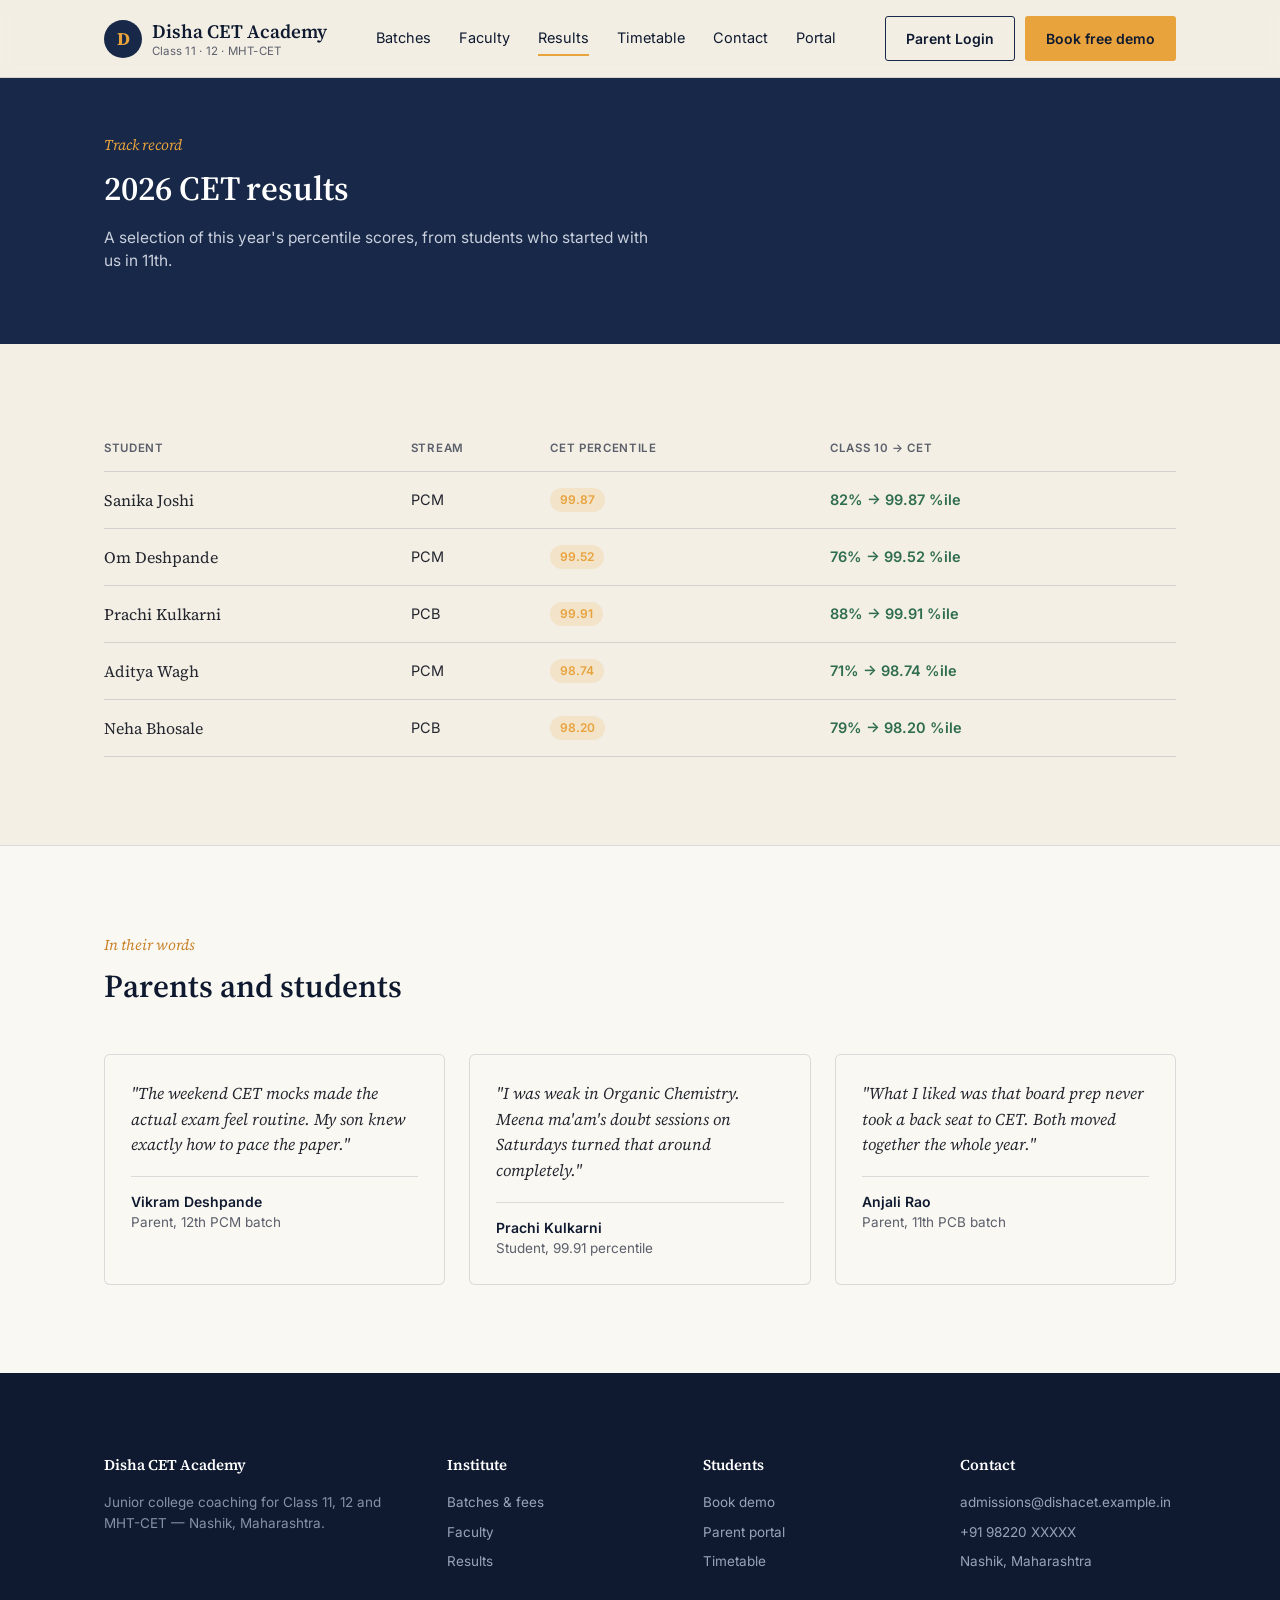
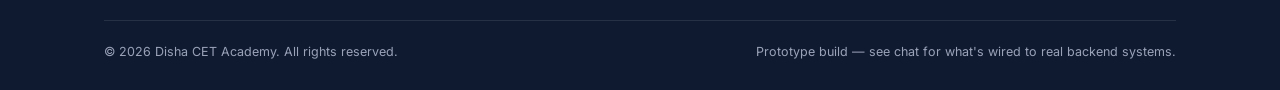
<file: results.html>
<!DOCTYPE html>
<html lang="en">
<head>
<meta charset="UTF-8">
<meta name="viewport" content="width=device-width, initial-scale=1.0">
<title>Results — Disha CET Academy</title>
<link rel="preconnect" href="https://fonts.googleapis.com">
<link href="https://fonts.googleapis.com/css2?family=Source+Serif+4:opsz,wght@8..60,400;8..60,600;8..60,700&family=Inter:wght@400;500;600;700&display=swap" rel="stylesheet">
<link rel="stylesheet" href="styles.css">
</head>
<body>

<header>
  <div class="nav">
    <div class="brand">
      <a href="index.html" style="display:flex;align-items:center;gap:10px;">
        <div class="brand-mark">D</div>
        <div>
          <div class="brand-name">Disha CET Academy</div>
          <div class="brand-sub">Class 11 · 12 · MHT-CET</div>
        </div>
      </a>
    </div>
    <nav class="links">
      <a href="courses.html">Batches</a>
      <a href="faculty.html">Faculty</a>
      <a href="results.html" class="active">Results</a>
      <a href="timetable.html">Timetable</a>
      <a href="contact.html">Contact</a>
      <a href="portal.html">Portal</a>
    </nav>
    <div class="nav-cta">
      <a href="portal.html" class="btn btn-ghost">Parent Login</a>
      <a href="demo.html" class="btn btn-primary">Book free demo</a>
    </div>
  </div>
</header>

<div class="page-hero">
  <div class="wrap">
    <div class="sec-num">Track record</div>
    <h1>2026 CET results</h1>
    <p>A selection of this year's percentile scores, from students who started with us in 11th.</p>
  </div>
</div>

<section id="results">
  <div class="wrap">
    <table class="ledger ledger-light">
      <tr><th>Student</th><th>Stream</th><th>CET percentile</th><th>Class 10 → CET</th></tr>
      <tr><td>Sanika Joshi</td><td>PCM</td><td><span class="pill">99.87</span></td><td class="improve">82% → 99.87 %ile</td></tr>
      <tr><td>Om Deshpande</td><td>PCM</td><td><span class="pill">99.52</span></td><td class="improve">76% → 99.52 %ile</td></tr>
      <tr><td>Prachi Kulkarni</td><td>PCB</td><td><span class="pill">99.91</span></td><td class="improve">88% → 99.91 %ile</td></tr>
      <tr><td>Aditya Wagh</td><td>PCM</td><td><span class="pill">98.74</span></td><td class="improve">71% → 98.74 %ile</td></tr>
      <tr><td>Neha Bhosale</td><td>PCB</td><td><span class="pill">98.20</span></td><td class="improve">79% → 98.20 %ile</td></tr>
    </table>
  </div>
</section>

<section style="background:var(--paper-soft);border-top:1px solid var(--line);">
  <div class="wrap">
    <div class="sec-head">
      <div class="sec-num">In their words</div>
      <h2>Parents and students</h2>
    </div>
    <div class="testi-grid">
      <div class="testi-card">
        <div class="testi-quote">"The weekend CET mocks made the actual exam feel routine. My son knew exactly how to pace the paper."</div>
        <div class="testi-who"><b>Vikram Deshpande</b>Parent, 12th PCM batch</div>
      </div>
      <div class="testi-card">
        <div class="testi-quote">"I was weak in Organic Chemistry. Meena ma'am's doubt sessions on Saturdays turned that around completely."</div>
        <div class="testi-who"><b>Prachi Kulkarni</b>Student, 99.91 percentile</div>
      </div>
      <div class="testi-card">
        <div class="testi-quote">"What I liked was that board prep never took a back seat to CET. Both moved together the whole year."</div>
        <div class="testi-who"><b>Anjali Rao</b>Parent, 11th PCB batch</div>
      </div>
    </div>
  </div>
</section>

<footer>
  <div class="wrap">
    <div class="foot-grid">
      <div>
        <h5>Disha CET Academy</h5>
        <p style="font-size:13.5px;color:#8890A6;max-width:34ch;">Junior college coaching for Class 11, 12 and MHT-CET — Nashik, Maharashtra.</p>
      </div>
      <div>
        <h5>Institute</h5>
        <ul><li><a href="courses.html">Batches &amp; fees</a></li><li><a href="faculty.html">Faculty</a></li><li><a href="results.html">Results</a></li></ul>
      </div>
      <div>
        <h5>Students</h5>
        <ul><li><a href="demo.html">Book demo</a></li><li><a href="portal.html">Parent portal</a></li><li><a href="timetable.html">Timetable</a></li></ul>
      </div>
      <div>
        <h5>Contact</h5>
        <ul><li><a href="contact.html">admissions@dishacet.example.in</a></li><li>+91 98220 XXXXX</li><li>Nashik, Maharashtra</li></ul>
      </div>
    </div>
    <div class="foot-bottom">
      <span>© 2026 Disha CET Academy. All rights reserved.</span>
      <span>Prototype build — see chat for what's wired to real backend systems.</span>
    </div>
  </div>
</footer>

</body>
</html>
</file>
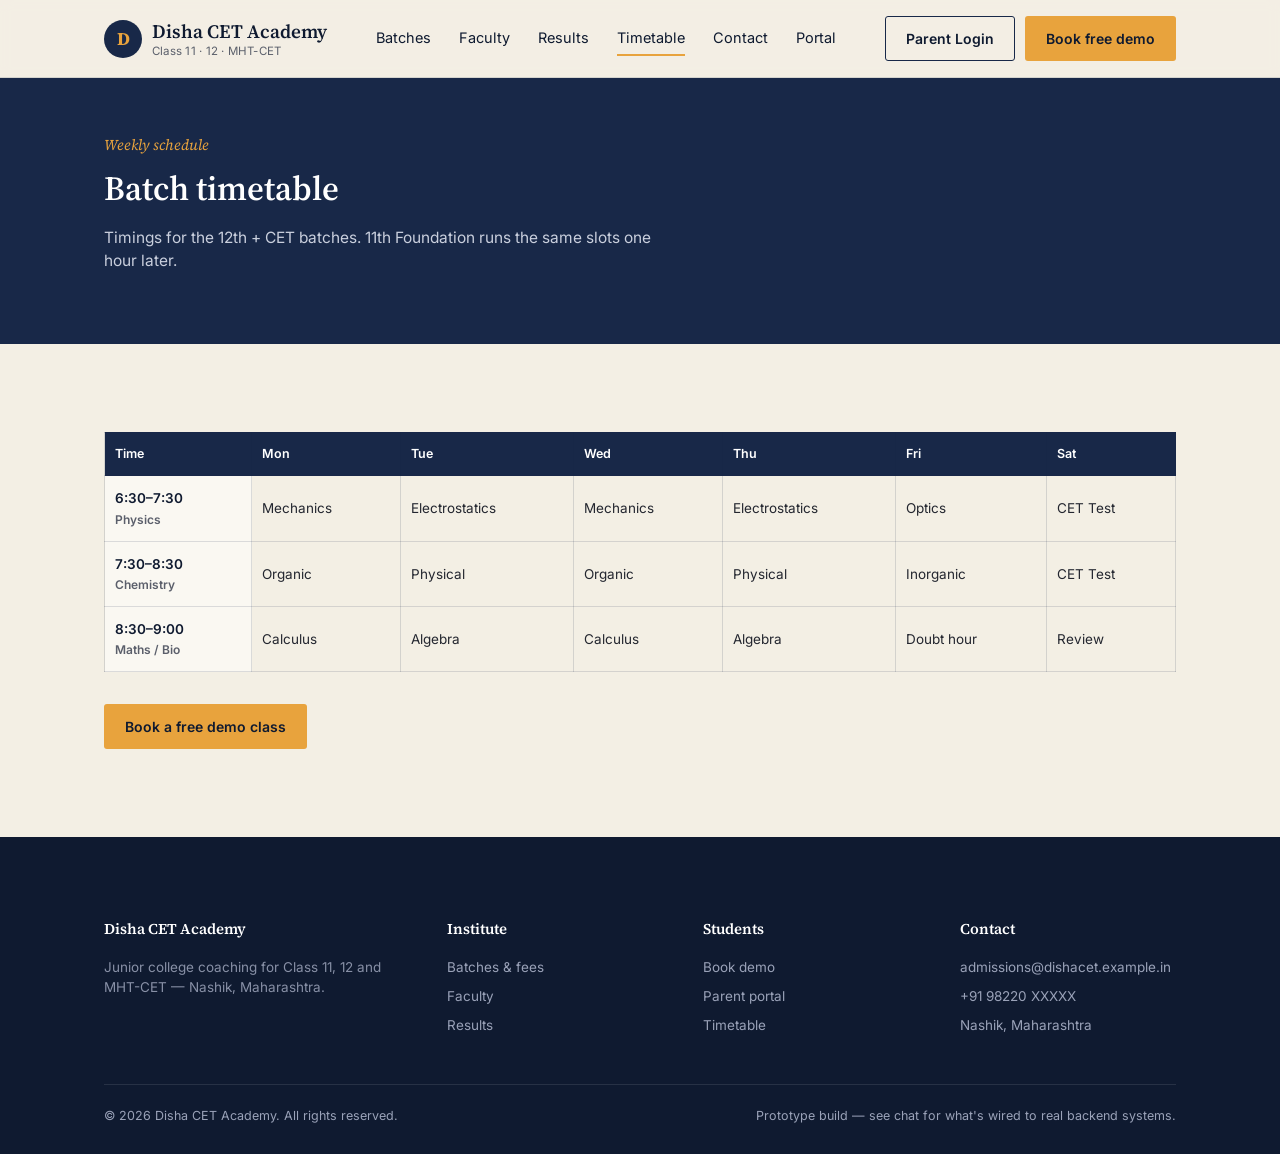
<file: timetable.html>
<!DOCTYPE html>
<html lang="en">
<head>
<meta charset="UTF-8">
<meta name="viewport" content="width=device-width, initial-scale=1.0">
<title>Timetable — Disha CET Academy</title>
<link rel="preconnect" href="https://fonts.googleapis.com">
<link href="https://fonts.googleapis.com/css2?family=Source+Serif+4:opsz,wght@8..60,400;8..60,600;8..60,700&family=Inter:wght@400;500;600;700&display=swap" rel="stylesheet">
<link rel="stylesheet" href="styles.css">
</head>
<body>

<header>
  <div class="nav">
    <div class="brand">
      <a href="index.html" style="display:flex;align-items:center;gap:10px;">
        <div class="brand-mark">D</div>
        <div>
          <div class="brand-name">Disha CET Academy</div>
          <div class="brand-sub">Class 11 · 12 · MHT-CET</div>
        </div>
      </a>
    </div>
    <nav class="links">
      <a href="courses.html">Batches</a>
      <a href="faculty.html">Faculty</a>
      <a href="results.html">Results</a>
      <a href="timetable.html" class="active">Timetable</a>
      <a href="contact.html">Contact</a>
      <a href="portal.html">Portal</a>
    </nav>
    <div class="nav-cta">
      <a href="portal.html" class="btn btn-ghost">Parent Login</a>
      <a href="demo.html" class="btn btn-primary">Book free demo</a>
    </div>
  </div>
</header>

<div class="page-hero">
  <div class="wrap">
    <div class="sec-num">Weekly schedule</div>
    <h1>Batch timetable</h1>
    <p>Timings for the 12th + CET batches. 11th Foundation runs the same slots one hour later.</p>
  </div>
</div>

<section id="timetable">
  <div class="wrap">
    <div style="overflow-x:auto;">
    <table class="timetable">
      <tr><th>Time</th><th>Mon</th><th>Tue</th><th>Wed</th><th>Thu</th><th>Fri</th><th>Sat</th></tr>
      <tr>
        <td class="slot">6:30–7:30<span>Physics</span></td>
        <td>Mechanics</td><td>Electrostatics</td><td>Mechanics</td><td>Electrostatics</td><td>Optics</td><td>CET Test</td>
      </tr>
      <tr>
        <td class="slot">7:30–8:30<span>Chemistry</span></td>
        <td>Organic</td><td>Physical</td><td>Organic</td><td>Physical</td><td>Inorganic</td><td>CET Test</td>
      </tr>
      <tr>
        <td class="slot">8:30–9:00<span>Maths / Bio</span></td>
        <td>Calculus</td><td>Algebra</td><td>Calculus</td><td>Algebra</td><td>Doubt hour</td><td>Review</td>
      </tr>
    </table>
    </div>
    <a href="demo.html" class="btn btn-primary" style="margin-top:32px;">Book a free demo class</a>
  </div>
</section>

<footer>
  <div class="wrap">
    <div class="foot-grid">
      <div>
        <h5>Disha CET Academy</h5>
        <p style="font-size:13.5px;color:#8890A6;max-width:34ch;">Junior college coaching for Class 11, 12 and MHT-CET — Nashik, Maharashtra.</p>
      </div>
      <div>
        <h5>Institute</h5>
        <ul><li><a href="courses.html">Batches &amp; fees</a></li><li><a href="faculty.html">Faculty</a></li><li><a href="results.html">Results</a></li></ul>
      </div>
      <div>
        <h5>Students</h5>
        <ul><li><a href="demo.html">Book demo</a></li><li><a href="portal.html">Parent portal</a></li><li><a href="timetable.html">Timetable</a></li></ul>
      </div>
      <div>
        <h5>Contact</h5>
        <ul><li><a href="contact.html">admissions@dishacet.example.in</a></li><li>+91 98220 XXXXX</li><li>Nashik, Maharashtra</li></ul>
      </div>
    </div>
    <div class="foot-bottom">
      <span>© 2026 Disha CET Academy. All rights reserved.</span>
      <span>Prototype build — see chat for what's wired to real backend systems.</span>
    </div>
  </div>
</footer>

</body>
</html>
</file>
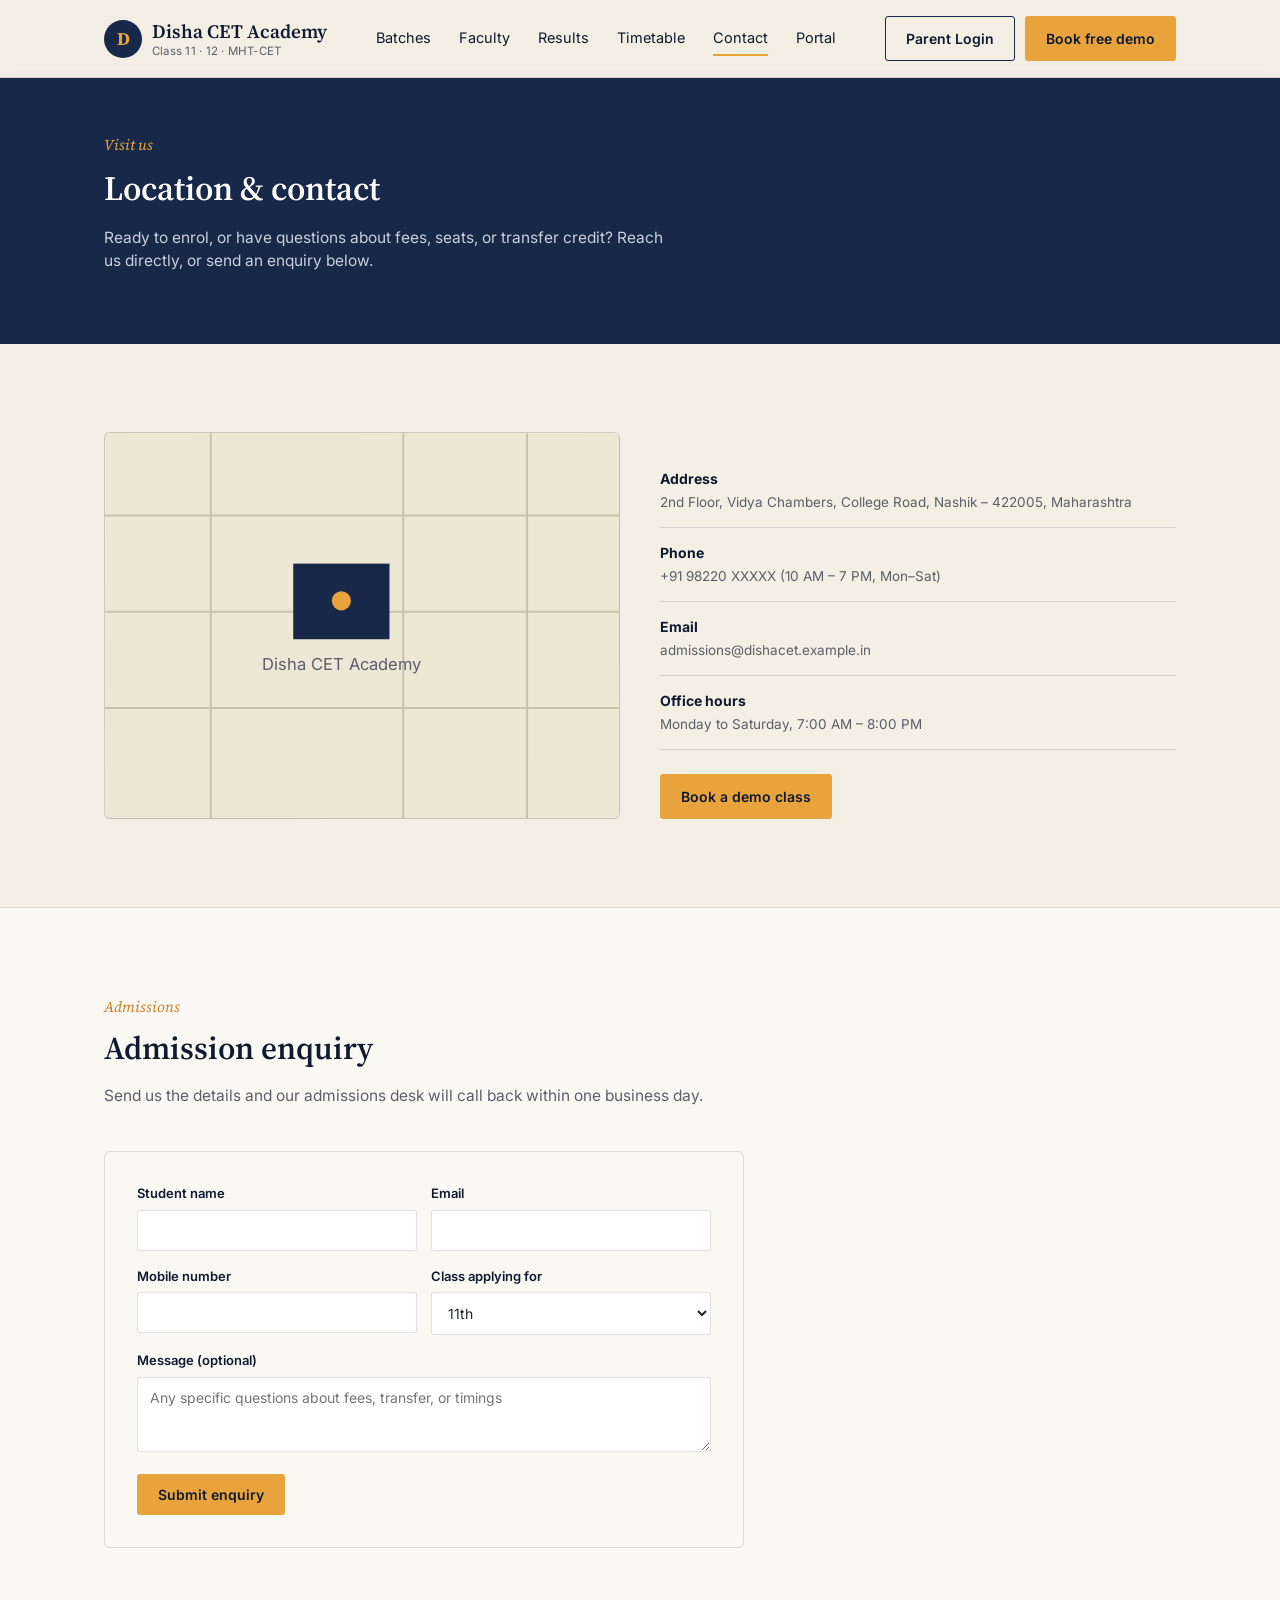
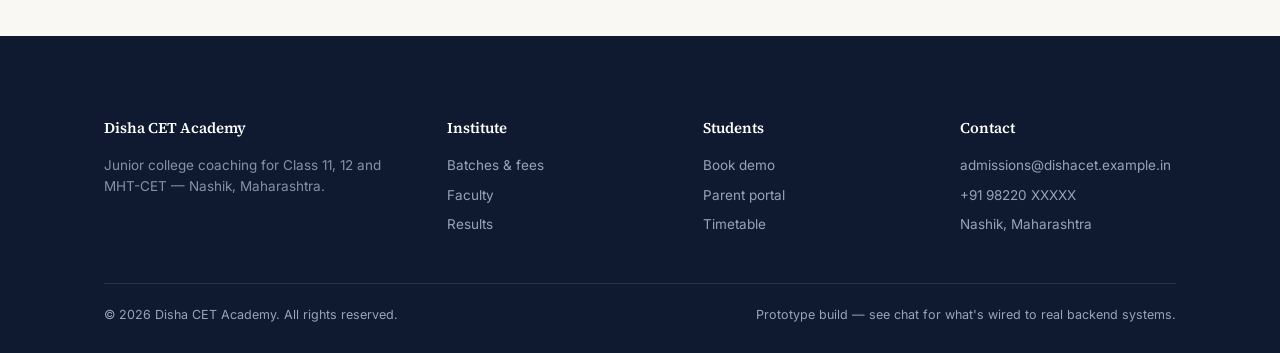
<file: site/contact.html>
<!DOCTYPE html>
<html lang="en">
<head>
<meta charset="UTF-8">
<meta name="viewport" content="width=device-width, initial-scale=1.0">
<title>Contact & Admission Enquiry — Disha CET Academy</title>
<link rel="preconnect" href="https://fonts.googleapis.com">
<link href="https://fonts.googleapis.com/css2?family=Source+Serif+4:opsz,wght@8..60,400;8..60,600;8..60,700&family=Inter:wght@400;500;600;700&display=swap" rel="stylesheet">
<link rel="stylesheet" href="styles.css">
</head>
<body>
<div id="access-gate-overlay" style="position:fixed;inset:0;background:#0F1A30;color:#fff;display:flex;align-items:center;justify-content:center;z-index:9999;font-family:'Inter',sans-serif;">
  <div style="font-size:14px;color:#C9CFDD;">Checking access&hellip;</div>
</div>
<script src="access-gate.js"></script>

<header>
  <div class="nav">
    <div class="brand">
      <a href="index.html" style="display:flex;align-items:center;gap:10px;">
        <div class="brand-mark">D</div>
        <div>
          <div class="brand-name">Disha CET Academy</div>
          <div class="brand-sub">Class 11 · 12 · MHT-CET</div>
        </div>
      </a>
    </div>
    <nav class="links">
      <a href="courses.html">Batches</a>
      <a href="faculty.html">Faculty</a>
      <a href="results.html">Results</a>
      <a href="timetable.html">Timetable</a>
      <a href="contact.html" class="active">Contact</a>
      <a href="portal.html">Portal</a>
    </nav>
    <div class="nav-cta">
      <a href="portal.html" class="btn btn-ghost">Parent Login</a>
      <a href="demo.html" class="btn btn-primary">Book free demo</a>
    </div>
  </div>
</header>

<div class="page-hero">
  <div class="wrap">
    <div class="sec-num">Visit us</div>
    <h1>Location &amp; contact</h1>
    <p>Ready to enrol, or have questions about fees, seats, or transfer credit? Reach us directly, or send an enquiry below.</p>
  </div>
</div>

<section id="contact">
  <div class="wrap">
    <div class="contact-grid">
      <div class="map-box">
        <svg viewBox="0 0 400 280" preserveAspectRatio="xMidYMid slice">
          <rect width="400" height="280" fill="#EDE7D6"/>
          <path d="M0 60 H400 M0 130 H400 M0 200 H400" stroke="#C9C2AC" stroke-width="1.5"/>
          <path d="M90 0 V280 M230 0 V280 M320 0 V280" stroke="#C9C2AC" stroke-width="1.5"/>
          <rect x="150" y="95" width="70" height="55" fill="#182848"/>
          <circle cx="185" cy="122" r="7" fill="#E8A33D"/>
          <text x="185" y="172" text-anchor="middle" font-family="Inter, sans-serif" font-size="12" fill="#5B5F6B">Disha CET Academy</text>
        </svg>
      </div>
      <div>
        <ul class="contact-list">
          <li>
            <div>
              <b>Address</b>
              <span>2nd Floor, Vidya Chambers, College Road, Nashik – 422005, Maharashtra</span>
            </div>
          </li>
          <li>
            <div>
              <b>Phone</b>
              <span>+91 98220 XXXXX (10 AM – 7 PM, Mon–Sat)</span>
            </div>
          </li>
          <li>
            <div>
              <b>Email</b>
              <span>admissions@dishacet.example.in</span>
            </div>
          </li>
          <li>
            <div>
              <b>Office hours</b>
              <span>Monday to Saturday, 7:00 AM – 8:00 PM</span>
            </div>
          </li>
        </ul>
        <a href="demo.html" class="btn btn-primary" style="margin-top:24px;">Book a demo class</a>
      </div>
    </div>
  </div>
</section>

<section style="background:var(--paper-soft);border-top:1px solid var(--line);">
  <div class="wrap">
    <div class="sec-head">
      <div class="sec-num">Admissions</div>
      <h2>Admission enquiry</h2>
      <p>Send us the details and our admissions desk will call back within one business day.</p>
    </div>
    <div class="card" style="max-width:640px;">
      <form id="enquiry-form">
        <div class="field-row">
          <div class="field"><label>Student name</label><input required type="text"></div>
          <div class="field"><label>Email</label><input required type="email"></div>
        </div>
        <div class="field-row">
          <div class="field"><label>Mobile number</label><input required type="tel"></div>
          <div class="field"><label>Class applying for</label>
            <select><option>11th</option><option>12th</option><option>CET Repeater</option></select>
          </div>
        </div>
        <div class="field"><label>Message (optional)</label><textarea rows="3" placeholder="Any specific questions about fees, transfer, or timings"></textarea></div>
        <button type="submit" class="btn btn-primary">Submit enquiry</button>
        <div class="success-box" id="enquiry-success">Enquiry received — reference sent to your email. Our admissions desk will reach out within one business day.</div>
      </form>
    </div>
  </div>
</section>

<footer>
  <div class="wrap">
    <div class="foot-grid">
      <div>
        <h5>Disha CET Academy</h5>
        <p style="font-size:13.5px;color:#8890A6;max-width:34ch;">Junior college coaching for Class 11, 12 and MHT-CET — Nashik, Maharashtra.</p>
      </div>
      <div>
        <h5>Institute</h5>
        <ul><li><a href="courses.html">Batches &amp; fees</a></li><li><a href="faculty.html">Faculty</a></li><li><a href="results.html">Results</a></li></ul>
      </div>
      <div>
        <h5>Students</h5>
        <ul><li><a href="demo.html">Book demo</a></li><li><a href="portal.html">Parent portal</a></li><li><a href="timetable.html">Timetable</a></li></ul>
      </div>
      <div>
        <h5>Contact</h5>
        <ul><li><a href="contact.html">admissions@dishacet.example.in</a></li><li>+91 98220 XXXXX</li><li>Nashik, Maharashtra</li></ul>
      </div>
    </div>
    <div class="foot-bottom">
      <span>© 2026 Disha CET Academy. All rights reserved.</span>
      <span>Prototype build — see chat for what's wired to real backend systems.</span>
    </div>
  </div>
</footer>

<script>
  document.getElementById('enquiry-form').addEventListener('submit', function(e){
    e.preventDefault();
    document.getElementById('enquiry-success').classList.add('show');
  });
</script>

</body>
</html>
</file>
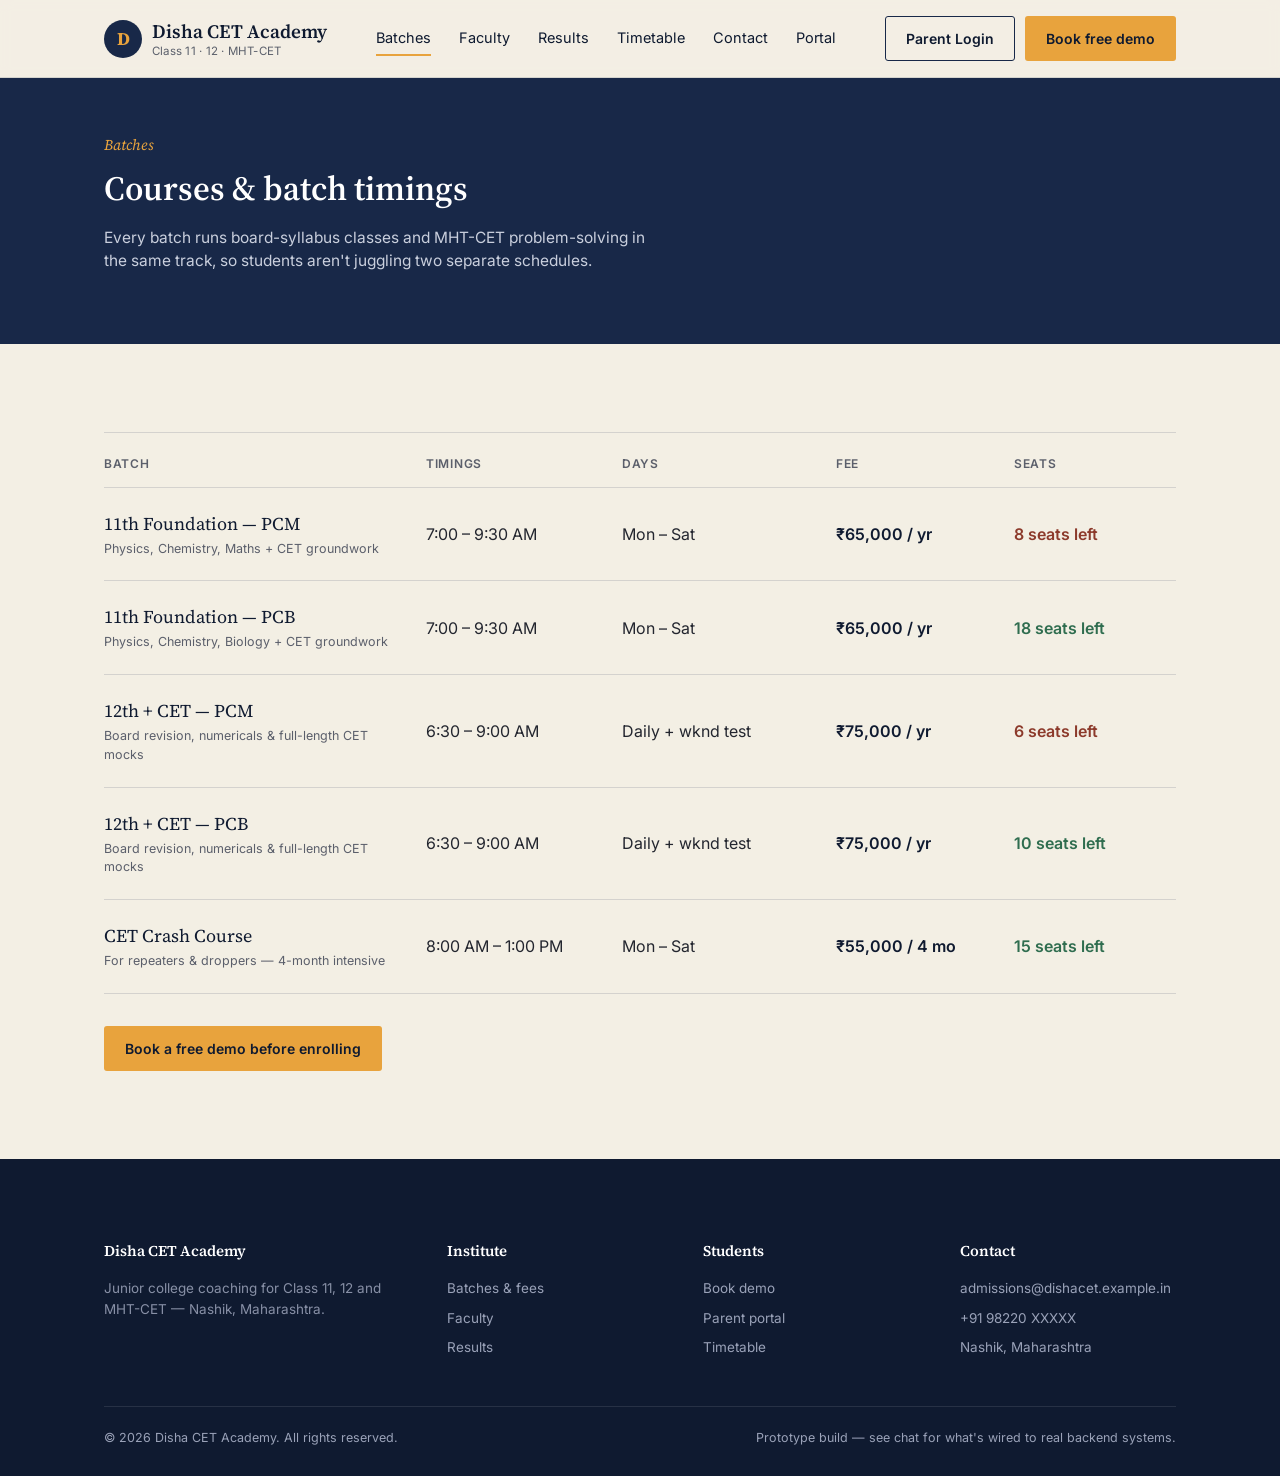
<file: site/courses.html>
<!DOCTYPE html>
<html lang="en">
<head>
<meta charset="UTF-8">
<meta name="viewport" content="width=device-width, initial-scale=1.0">
<title>Batches & Fees — Disha CET Academy</title>
<link rel="preconnect" href="https://fonts.googleapis.com">
<link href="https://fonts.googleapis.com/css2?family=Source+Serif+4:opsz,wght@8..60,400;8..60,600;8..60,700&family=Inter:wght@400;500;600;700&display=swap" rel="stylesheet">
<link rel="stylesheet" href="styles.css">
</head>
<body>
<div id="access-gate-overlay" style="position:fixed;inset:0;background:#0F1A30;color:#fff;display:flex;align-items:center;justify-content:center;z-index:9999;font-family:'Inter',sans-serif;">
  <div style="font-size:14px;color:#C9CFDD;">Checking access&hellip;</div>
</div>
<script src="access-gate.js"></script>

<header>
  <div class="nav">
    <div class="brand">
      <a href="index.html" style="display:flex;align-items:center;gap:10px;">
        <div class="brand-mark">D</div>
        <div>
          <div class="brand-name">Disha CET Academy</div>
          <div class="brand-sub">Class 11 · 12 · MHT-CET</div>
        </div>
      </a>
    </div>
    <nav class="links">
      <a href="courses.html" class="active">Batches</a>
      <a href="faculty.html">Faculty</a>
      <a href="results.html">Results</a>
      <a href="timetable.html">Timetable</a>
      <a href="contact.html">Contact</a>
      <a href="portal.html">Portal</a>
    </nav>
    <div class="nav-cta">
      <a href="portal.html" class="btn btn-ghost">Parent Login</a>
      <a href="demo.html" class="btn btn-primary">Book free demo</a>
    </div>
  </div>
</header>

<div class="page-hero">
  <div class="wrap">
    <div class="sec-num">Batches</div>
    <h1>Courses &amp; batch timings</h1>
    <p>Every batch runs board-syllabus classes and MHT-CET problem-solving in the same track, so students aren't juggling two separate schedules.</p>
  </div>
</div>

<section id="courses">
  <div class="wrap">
    <div class="course-table">
      <div class="course-row head">
        <div>Batch</div><div>Timings</div><div>Days</div><div>Fee</div><div>Seats</div>
      </div>

      <div class="course-row">
        <div class="course-name">11th Foundation — PCM<small>Physics, Chemistry, Maths + CET groundwork</small></div>
        <div>7:00 – 9:30 AM</div>
        <div>Mon – Sat</div>
        <div class="course-fee">₹65,000 / yr</div>
        <div><span class="seats low">8 seats left</span></div>
      </div>
      <div class="course-row">
        <div class="course-name">11th Foundation — PCB<small>Physics, Chemistry, Biology + CET groundwork</small></div>
        <div>7:00 – 9:30 AM</div>
        <div>Mon – Sat</div>
        <div class="course-fee">₹65,000 / yr</div>
        <div><span class="seats ok">18 seats left</span></div>
      </div>
      <div class="course-row">
        <div class="course-name">12th + CET — PCM<small>Board revision, numericals &amp; full-length CET mocks</small></div>
        <div>6:30 – 9:00 AM</div>
        <div>Daily + wknd test</div>
        <div class="course-fee">₹75,000 / yr</div>
        <div><span class="seats low">6 seats left</span></div>
      </div>
      <div class="course-row">
        <div class="course-name">12th + CET — PCB<small>Board revision, numericals &amp; full-length CET mocks</small></div>
        <div>6:30 – 9:00 AM</div>
        <div>Daily + wknd test</div>
        <div class="course-fee">₹75,000 / yr</div>
        <div><span class="seats ok">10 seats left</span></div>
      </div>
      <div class="course-row">
        <div class="course-name">CET Crash Course<small>For repeaters &amp; droppers — 4-month intensive</small></div>
        <div>8:00 AM – 1:00 PM</div>
        <div>Mon – Sat</div>
        <div class="course-fee">₹55,000 / 4 mo</div>
        <div><span class="seats ok">15 seats left</span></div>
      </div>
    </div>
    <a href="demo.html" class="btn btn-primary" style="margin-top:32px;">Book a free demo before enrolling</a>
  </div>
</section>

<footer>
  <div class="wrap">
    <div class="foot-grid">
      <div>
        <h5>Disha CET Academy</h5>
        <p style="font-size:13.5px;color:#8890A6;max-width:34ch;">Junior college coaching for Class 11, 12 and MHT-CET — Nashik, Maharashtra.</p>
      </div>
      <div>
        <h5>Institute</h5>
        <ul><li><a href="courses.html">Batches &amp; fees</a></li><li><a href="faculty.html">Faculty</a></li><li><a href="results.html">Results</a></li></ul>
      </div>
      <div>
        <h5>Students</h5>
        <ul><li><a href="demo.html">Book demo</a></li><li><a href="portal.html">Parent portal</a></li><li><a href="timetable.html">Timetable</a></li></ul>
      </div>
      <div>
        <h5>Contact</h5>
        <ul><li><a href="contact.html">admissions@dishacet.example.in</a></li><li>+91 98220 XXXXX</li><li>Nashik, Maharashtra</li></ul>
      </div>
    </div>
    <div class="foot-bottom">
      <span>© 2026 Disha CET Academy. All rights reserved.</span>
      <span>Prototype build — see chat for what's wired to real backend systems.</span>
    </div>
  </div>
</footer>

</body>
</html>
</file>
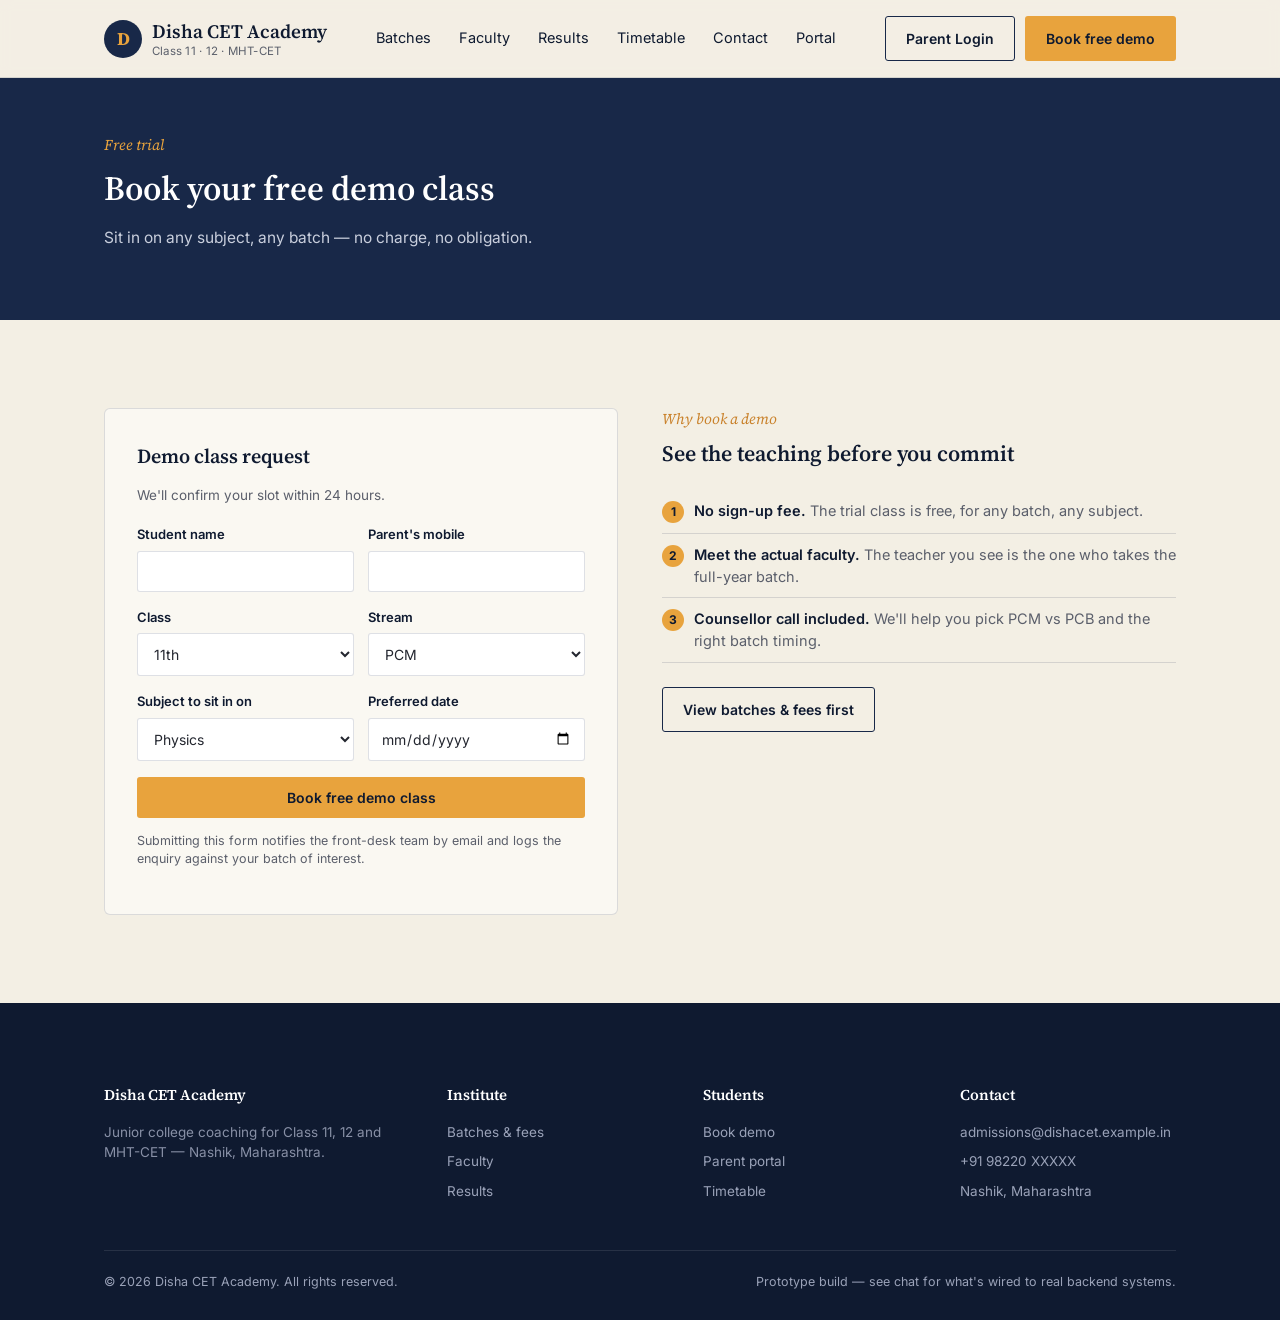
<file: site/demo.html>
<!DOCTYPE html>
<html lang="en">
<head>
<meta charset="UTF-8">
<meta name="viewport" content="width=device-width, initial-scale=1.0">
<title>Book a Free Demo Class — Disha CET Academy</title>
<link rel="preconnect" href="https://fonts.googleapis.com">
<link href="https://fonts.googleapis.com/css2?family=Source+Serif+4:opsz,wght@8..60,400;8..60,600;8..60,700&family=Inter:wght@400;500;600;700&display=swap" rel="stylesheet">
<link rel="stylesheet" href="styles.css">
</head>
<body>
<div id="access-gate-overlay" style="position:fixed;inset:0;background:#0F1A30;color:#fff;display:flex;align-items:center;justify-content:center;z-index:9999;font-family:'Inter',sans-serif;">
  <div style="font-size:14px;color:#C9CFDD;">Checking access&hellip;</div>
</div>
<script src="access-gate.js"></script>

<header>
  <div class="nav">
    <div class="brand">
      <a href="index.html" style="display:flex;align-items:center;gap:10px;">
        <div class="brand-mark">D</div>
        <div>
          <div class="brand-name">Disha CET Academy</div>
          <div class="brand-sub">Class 11 · 12 · MHT-CET</div>
        </div>
      </a>
    </div>
    <nav class="links">
      <a href="courses.html">Batches</a>
      <a href="faculty.html">Faculty</a>
      <a href="results.html">Results</a>
      <a href="timetable.html">Timetable</a>
      <a href="contact.html">Contact</a>
      <a href="portal.html">Portal</a>
    </nav>
    <div class="nav-cta">
      <a href="portal.html" class="btn btn-ghost">Parent Login</a>
      <a href="demo.html" class="btn btn-primary">Book free demo</a>
    </div>
  </div>
</header>

<div class="page-hero">
  <div class="wrap">
    <div class="sec-num">Free trial</div>
    <h1>Book your free demo class</h1>
    <p>Sit in on any subject, any batch — no charge, no obligation.</p>
  </div>
</div>

<section id="demo">
  <div class="wrap">
    <div class="grid-2">
      <div>
        <div class="card">
          <h3 style="font-size:20px;margin-bottom:6px;">Demo class request</h3>
          <p style="font-size:13.5px;color:var(--ink-soft);margin-bottom:20px;">We'll confirm your slot within 24 hours.</p>
          <form id="demo-form">
            <div class="field-row">
              <div class="field"><label>Student name</label><input required type="text"></div>
              <div class="field"><label>Parent's mobile</label><input required type="tel" pattern="[0-9]{10}"></div>
            </div>
            <div class="field-row">
              <div class="field"><label>Class</label>
                <select><option>11th</option><option>12th</option><option>CET Repeater</option></select>
              </div>
              <div class="field"><label>Stream</label>
                <select><option>PCM</option><option>PCB</option></select>
              </div>
            </div>
            <div class="field-row">
              <div class="field"><label>Subject to sit in on</label>
                <select><option>Physics</option><option>Chemistry</option><option>Maths</option><option>Biology</option></select>
              </div>
              <div class="field"><label>Preferred date</label><input type="date"></div>
            </div>
            <button type="submit" class="btn btn-primary" style="width:100%;">Book free demo class</button>
            <div class="success-box" id="demo-success">Thanks — your demo class request has been received. Our counsellor will call you within 24 hours to confirm the slot.</div>
            <p class="form-note">Submitting this form notifies the front-desk team by email and logs the enquiry against your batch of interest.</p>
          </form>
        </div>
      </div>
      <div class="demo-side">
        <div class="sec-num">Why book a demo</div>
        <h3>See the teaching before you commit</h3>
        <ul class="why-list">
          <li><span class="num-dot">1</span><span><b>No sign-up fee.</b> The trial class is free, for any batch, any subject.</span></li>
          <li><span class="num-dot">2</span><span><b>Meet the actual faculty.</b> The teacher you see is the one who takes the full-year batch.</span></li>
          <li><span class="num-dot">3</span><span><b>Counsellor call included.</b> We'll help you pick PCM vs PCB and the right batch timing.</span></li>
        </ul>
        <a href="courses.html" class="btn btn-ghost" style="margin-top:24px;">View batches &amp; fees first</a>
      </div>
    </div>
  </div>
</section>

<footer>
  <div class="wrap">
    <div class="foot-grid">
      <div>
        <h5>Disha CET Academy</h5>
        <p style="font-size:13.5px;color:#8890A6;max-width:34ch;">Junior college coaching for Class 11, 12 and MHT-CET — Nashik, Maharashtra.</p>
      </div>
      <div>
        <h5>Institute</h5>
        <ul><li><a href="courses.html">Batches &amp; fees</a></li><li><a href="faculty.html">Faculty</a></li><li><a href="results.html">Results</a></li></ul>
      </div>
      <div>
        <h5>Students</h5>
        <ul><li><a href="demo.html">Book demo</a></li><li><a href="portal.html">Parent portal</a></li><li><a href="timetable.html">Timetable</a></li></ul>
      </div>
      <div>
        <h5>Contact</h5>
        <ul><li><a href="contact.html">admissions@dishacet.example.in</a></li><li>+91 98220 XXXXX</li><li>Nashik, Maharashtra</li></ul>
      </div>
    </div>
    <div class="foot-bottom">
      <span>© 2026 Disha CET Academy. All rights reserved.</span>
      <span>Prototype build — see chat for what's wired to real backend systems.</span>
    </div>
  </div>
</footer>

<script>
  document.getElementById('demo-form').addEventListener('submit', function(e){
    e.preventDefault();
    document.getElementById('demo-success').classList.add('show');
    this.querySelectorAll('button')[0].textContent = 'Request sent';
  });
</script>

</body>
</html>
</file>
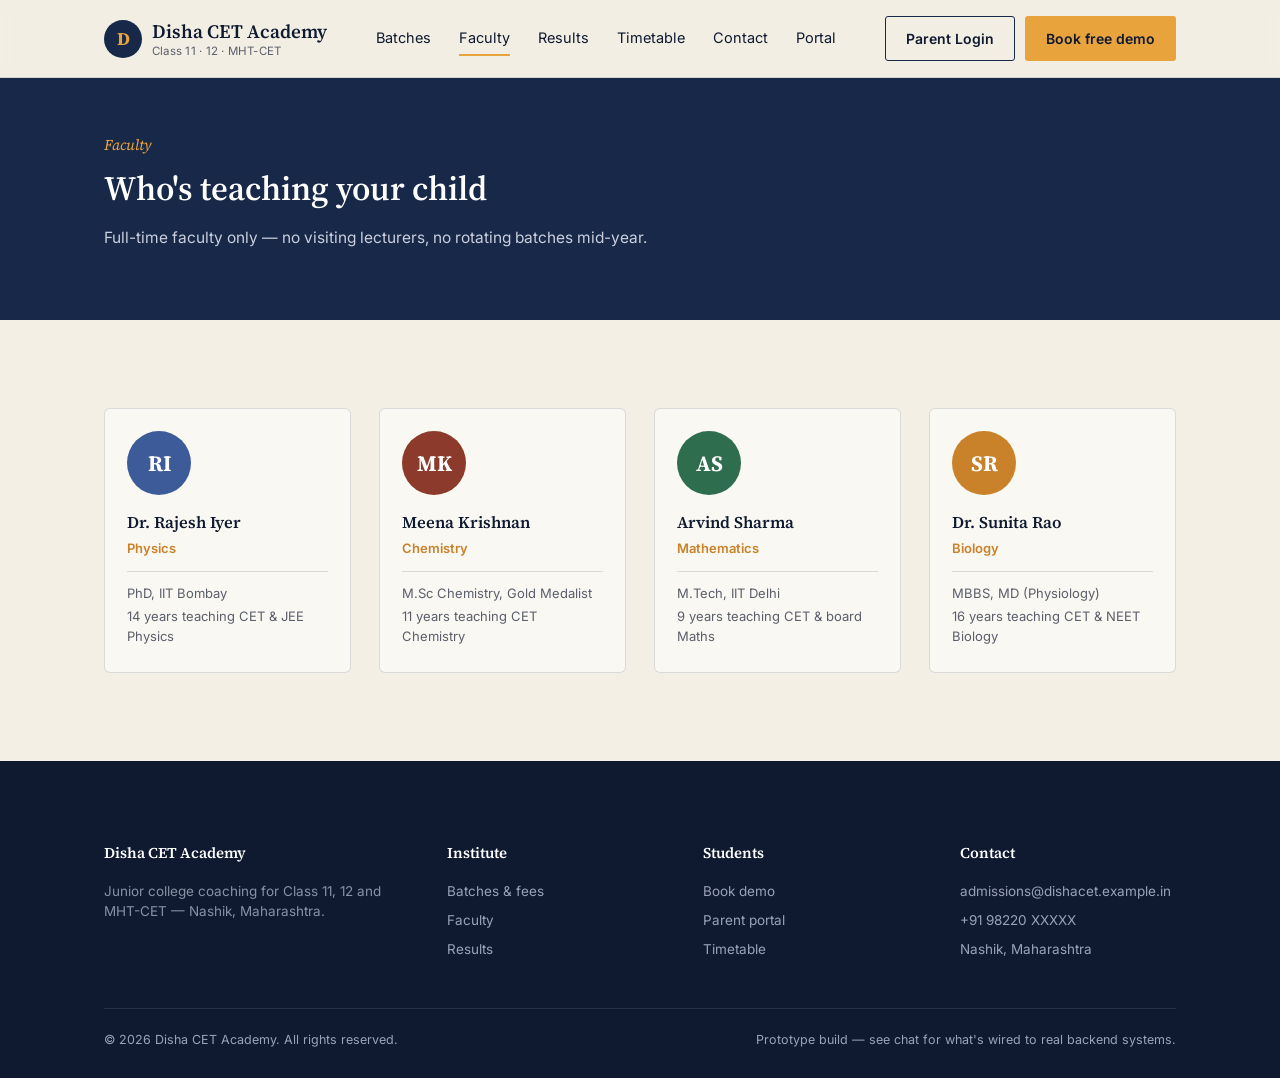
<file: site/faculty.html>
<!DOCTYPE html>
<html lang="en">
<head>
<meta charset="UTF-8">
<meta name="viewport" content="width=device-width, initial-scale=1.0">
<title>Faculty — Disha CET Academy</title>
<link rel="preconnect" href="https://fonts.googleapis.com">
<link href="https://fonts.googleapis.com/css2?family=Source+Serif+4:opsz,wght@8..60,400;8..60,600;8..60,700&family=Inter:wght@400;500;600;700&display=swap" rel="stylesheet">
<link rel="stylesheet" href="styles.css">
</head>
<body>
<div id="access-gate-overlay" style="position:fixed;inset:0;background:#0F1A30;color:#fff;display:flex;align-items:center;justify-content:center;z-index:9999;font-family:'Inter',sans-serif;">
  <div style="font-size:14px;color:#C9CFDD;">Checking access&hellip;</div>
</div>
<script src="access-gate.js"></script>

<header>
  <div class="nav">
    <div class="brand">
      <a href="index.html" style="display:flex;align-items:center;gap:10px;">
        <div class="brand-mark">D</div>
        <div>
          <div class="brand-name">Disha CET Academy</div>
          <div class="brand-sub">Class 11 · 12 · MHT-CET</div>
        </div>
      </a>
    </div>
    <nav class="links">
      <a href="courses.html">Batches</a>
      <a href="faculty.html" class="active">Faculty</a>
      <a href="results.html">Results</a>
      <a href="timetable.html">Timetable</a>
      <a href="contact.html">Contact</a>
      <a href="portal.html">Portal</a>
    </nav>
    <div class="nav-cta">
      <a href="portal.html" class="btn btn-ghost">Parent Login</a>
      <a href="demo.html" class="btn btn-primary">Book free demo</a>
    </div>
  </div>
</header>

<div class="page-hero">
  <div class="wrap">
    <div class="sec-num">Faculty</div>
    <h1>Who's teaching your child</h1>
    <p>Full-time faculty only — no visiting lecturers, no rotating batches mid-year.</p>
  </div>
</div>

<section id="faculty">
  <div class="wrap">
    <div class="faculty-grid">
      <div class="faculty-card">
        <div class="avatar" style="background:#3D5A99;">RI</div>
        <h4>Dr. Rajesh Iyer</h4>
        <div class="faculty-role">Physics</div>
        <div class="faculty-meta">
          <div>PhD, IIT Bombay</div>
          <div>14 years teaching CET &amp; JEE Physics</div>
        </div>
      </div>
      <div class="faculty-card">
        <div class="avatar" style="background:#8C3A2B;">MK</div>
        <h4>Meena Krishnan</h4>
        <div class="faculty-role">Chemistry</div>
        <div class="faculty-meta">
          <div>M.Sc Chemistry, Gold Medalist</div>
          <div>11 years teaching CET Chemistry</div>
        </div>
      </div>
      <div class="faculty-card">
        <div class="avatar" style="background:#2F6D4F;">AS</div>
        <h4>Arvind Sharma</h4>
        <div class="faculty-role">Mathematics</div>
        <div class="faculty-meta">
          <div>M.Tech, IIT Delhi</div>
          <div>9 years teaching CET &amp; board Maths</div>
        </div>
      </div>
      <div class="faculty-card">
        <div class="avatar" style="background:#C9812A;">SR</div>
        <h4>Dr. Sunita Rao</h4>
        <div class="faculty-role">Biology</div>
        <div class="faculty-meta">
          <div>MBBS, MD (Physiology)</div>
          <div>16 years teaching CET &amp; NEET Biology</div>
        </div>
      </div>
    </div>
  </div>
</section>

<footer>
  <div class="wrap">
    <div class="foot-grid">
      <div>
        <h5>Disha CET Academy</h5>
        <p style="font-size:13.5px;color:#8890A6;max-width:34ch;">Junior college coaching for Class 11, 12 and MHT-CET — Nashik, Maharashtra.</p>
      </div>
      <div>
        <h5>Institute</h5>
        <ul><li><a href="courses.html">Batches &amp; fees</a></li><li><a href="faculty.html">Faculty</a></li><li><a href="results.html">Results</a></li></ul>
      </div>
      <div>
        <h5>Students</h5>
        <ul><li><a href="demo.html">Book demo</a></li><li><a href="portal.html">Parent portal</a></li><li><a href="timetable.html">Timetable</a></li></ul>
      </div>
      <div>
        <h5>Contact</h5>
        <ul><li><a href="contact.html">admissions@dishacet.example.in</a></li><li>+91 98220 XXXXX</li><li>Nashik, Maharashtra</li></ul>
      </div>
    </div>
    <div class="foot-bottom">
      <span>© 2026 Disha CET Academy. All rights reserved.</span>
      <span>Prototype build — see chat for what's wired to real backend systems.</span>
    </div>
  </div>
</footer>

</body>
</html>
</file>
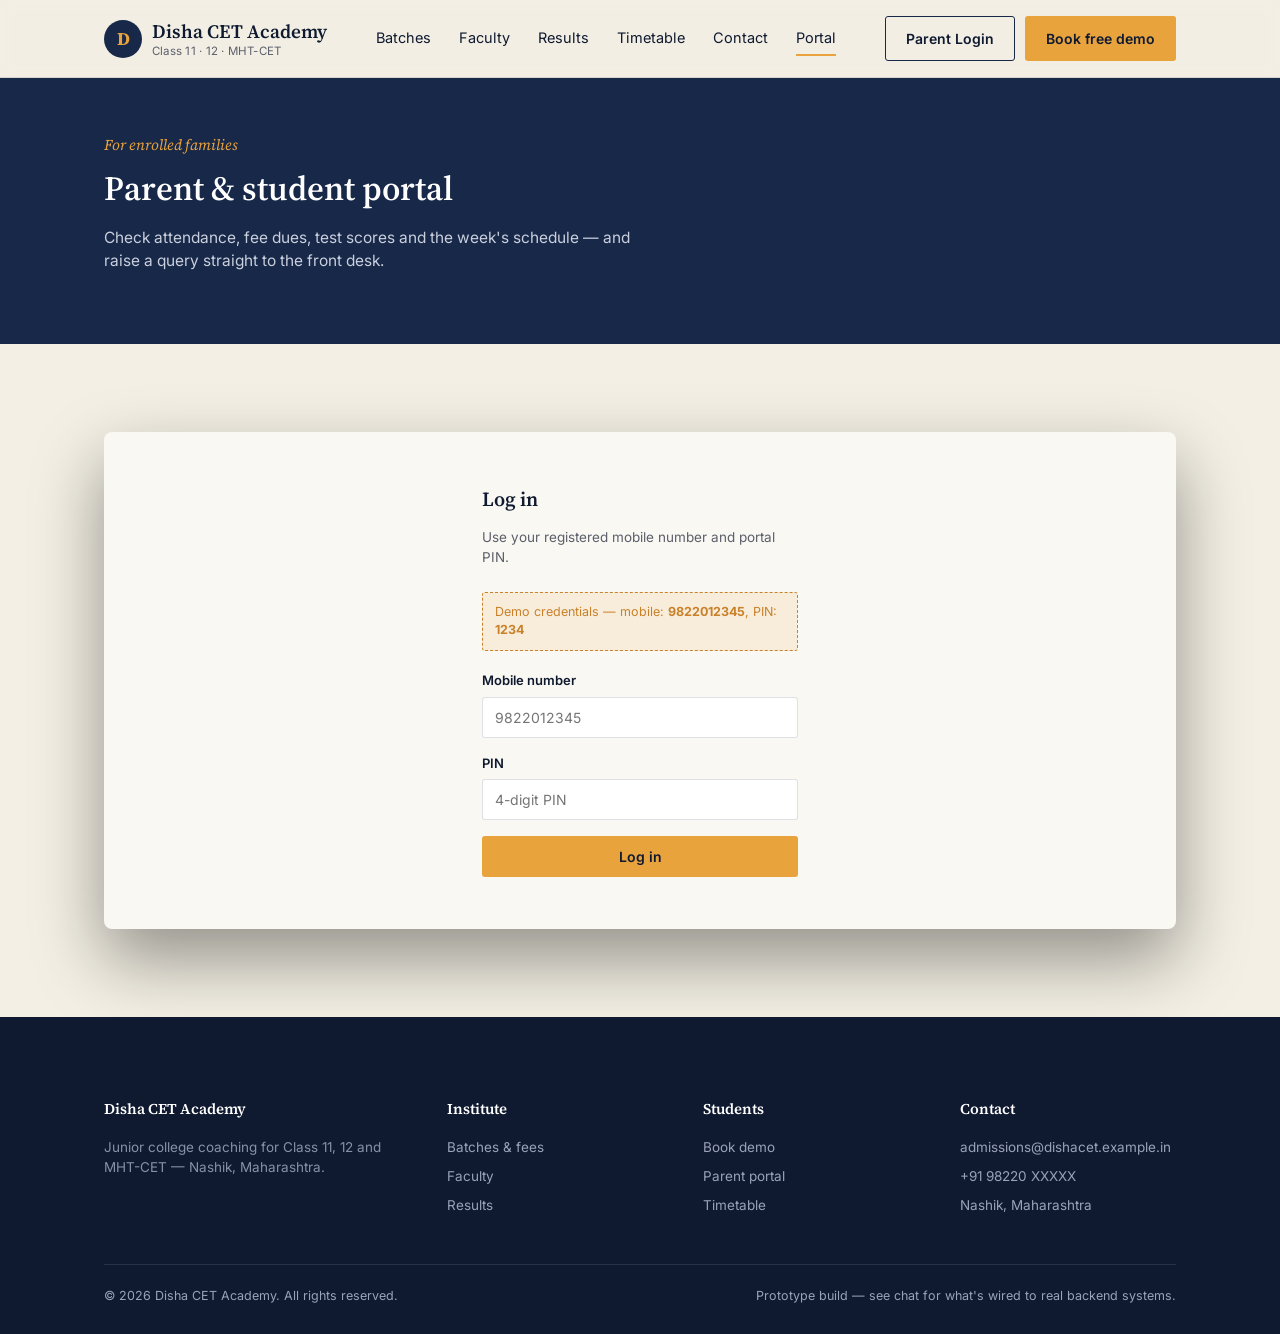
<file: site/portal.html>
<!DOCTYPE html>
<html lang="en">
<head>
<meta charset="UTF-8">
<meta name="viewport" content="width=device-width, initial-scale=1.0">
<title>Parent & Student Portal — Disha CET Academy</title>
<link rel="preconnect" href="https://fonts.googleapis.com">
<link href="https://fonts.googleapis.com/css2?family=Source+Serif+4:opsz,wght@8..60,400;8..60,600;8..60,700&family=Inter:wght@400;500;600;700&display=swap" rel="stylesheet">
<link rel="stylesheet" href="styles.css">
</head>
<body>
<div id="access-gate-overlay" style="position:fixed;inset:0;background:#0F1A30;color:#fff;display:flex;align-items:center;justify-content:center;z-index:9999;font-family:'Inter',sans-serif;">
  <div style="font-size:14px;color:#C9CFDD;">Checking access&hellip;</div>
</div>
<script src="access-gate.js"></script>

<header>
  <div class="nav">
    <div class="brand">
      <a href="index.html" style="display:flex;align-items:center;gap:10px;">
        <div class="brand-mark">D</div>
        <div>
          <div class="brand-name">Disha CET Academy</div>
          <div class="brand-sub">Class 11 · 12 · MHT-CET</div>
        </div>
      </a>
    </div>
    <nav class="links">
      <a href="courses.html">Batches</a>
      <a href="faculty.html">Faculty</a>
      <a href="results.html">Results</a>
      <a href="timetable.html">Timetable</a>
      <a href="contact.html">Contact</a>
      <a href="portal.html" class="active">Portal</a>
    </nav>
    <div class="nav-cta">
      <a href="portal.html" class="btn btn-ghost">Parent Login</a>
      <a href="demo.html" class="btn btn-primary">Book free demo</a>
    </div>
  </div>
</header>

<div class="page-hero">
  <div class="wrap">
    <div class="sec-num">For enrolled families</div>
    <h1>Parent &amp; student portal</h1>
    <p>Check attendance, fee dues, test scores and the week's schedule — and raise a query straight to the front desk.</p>
  </div>
</div>

<section id="portal-section">
  <div class="wrap">
    <div class="portal-shell">
      <!-- LOGIN VIEW -->
      <div class="portal-login" id="portal-login">
        <h3>Log in</h3>
        <p>Use your registered mobile number and portal PIN.</p>
        <div class="demo-cred">Demo credentials — mobile: <b>9822012345</b>, PIN: <b>1234</b></div>
        <div class="field"><label>Mobile number</label><input type="tel" id="login-mobile" placeholder="9822012345"></div>
        <div class="field"><label>PIN</label><input type="password" id="login-pin" placeholder="4-digit PIN"></div>
        <button class="btn btn-primary" style="width:100%;" onclick="doLogin()">Log in</button>
        <p class="form-note" id="login-error" style="color:var(--brick);display:none;">Mobile number or PIN not recognised. Try the demo credentials above.</p>
      </div>

      <!-- DASHBOARD VIEW -->
      <div class="portal-dash" id="portal-dash">
        <div class="dash-top">
          <h4>Welcome back, Om Deshpande — 12th PCM</h4>
          <span class="logout-link" onclick="doLogout()">Log out</span>
        </div>
        <div class="dash-grid">
          <div class="dash-stat"><b>91%</b><span>Attendance this term</span></div>
          <div class="dash-stat"><b>₹15,000</b><span>Fee due — Term 2</span></div>
          <div class="dash-stat"><b>86%</b><span>Last CET mock score</span></div>
          <div class="dash-stat"><b>3</b><span>Classes this week</span></div>
        </div>
        <div class="dash-body">
          <div class="dash-section">
            <h5>Fee status</h5>
            <div class="fee-row paid">
              <div><b>Term 1 — ₹37,500</b><span>Paid on 12 April 2026 · Receipt #DC-1042</span></div>
              <span class="paid-tag">Paid</span>
            </div>
            <div class="fee-row">
              <div><b>Term 2 — ₹15,000</b><span>Due 20 September 2026</span></div>
              <button class="pay-btn" onclick="openPayModal()">Pay now</button>
            </div>
          </div>

          <div class="dash-section">
            <h5>Recent test scores</h5>
            <div class="score-bar-row"><span class="subj">Physics</span><div class="score-bar-track"><div class="score-bar-fill" style="width:88%;"></div></div><span class="score-val">88%</span></div>
            <div class="score-bar-row"><span class="subj">Chemistry</span><div class="score-bar-track"><div class="score-bar-fill" style="width:79%;"></div></div><span class="score-val">79%</span></div>
            <div class="score-bar-row"><span class="subj">Maths</span><div class="score-bar-track"><div class="score-bar-fill" style="width:92%;"></div></div><span class="score-val">92%</span></div>
            <div class="score-bar-row"><span class="subj">CET Mock</span><div class="score-bar-track"><div class="score-bar-fill" style="width:86%;"></div></div><span class="score-val">86%</span></div>
          </div>

          <div class="dash-section">
            <h5>Upcoming schedule</h5>
            <div class="schedule-row"><span class="day">Mon</span><span>Physics — Electrostatics, 6:30 AM</span></div>
            <div class="schedule-row"><span class="day">Wed</span><span>Chemistry — Physical, 7:30 AM</span></div>
            <div class="schedule-row"><span class="day">Sat</span><span>CET Full Mock Test, 8:00 AM</span></div>
          </div>

          <div class="dash-section" style="margin-bottom:0;">
            <h5>Raise a query</h5>
            <div class="ticket-layout">
              <div>
                <form id="ticket-form">
                  <div class="field"><label>Subject</label><input required type="text" id="ticket-subject" placeholder="e.g. Fee receipt not received"></div>
                  <div class="field"><label>Details</label><textarea rows="3" id="ticket-detail" placeholder="Describe your query"></textarea></div>
                  <button type="submit" class="btn btn-primary">Submit query</button>
                  <div class="success-box" id="ticket-success">Query submitted — ticket #DC-Q104 created. The front desk typically responds within one business day.</div>
                </form>
              </div>
              <div>
                <ul class="ticket-list" id="ticket-list">
                  <li class="ticket-item">
                    <div class="ticket-top"><b>Timetable clash with school exams</b><span class="status resolved">Resolved</span></div>
                    <div class="ticket-meta">Ticket #DC-Q098 · Raised 2 Sept 2026</div>
                  </li>
                  <li class="ticket-item">
                    <div class="ticket-top"><b>Request for extra Maths doubt session</b><span class="status progress">In progress</span></div>
                    <div class="ticket-meta">Ticket #DC-Q101 · Raised 3 Sept 2026</div>
                  </li>
                </ul>
              </div>
            </div>
          </div>
        </div>
      </div>
    </div>
  </div>
</section>

<!-- PAYMENT MODAL -->
<div class="modal-overlay" id="pay-modal">
  <div class="modal-box">
    <button class="modal-close" onclick="closePayModal()">×</button>
    <h3>Pay Term 2 fee</h3>
    <p>Amount due: <b>₹15,000</b> for Om Deshpande, 12th PCM.</p>
    <div class="upi-row">
      <div class="upi-opt active">UPI</div>
      <div class="upi-opt">Card</div>
      <div class="upi-opt">Netbanking</div>
    </div>
    <button class="btn btn-primary" style="width:100%;margin-top:18px;" onclick="mockPay()">Pay ₹15,000</button>
    <div class="build-note">This checkout is a UI mock. In production this button hands off to a payment gateway (e.g. Razorpay) via a server-side order-creation call, then confirms the payment with a webhook before marking the fee as paid.</div>
  </div>
</div>

<footer>
  <div class="wrap">
    <div class="foot-grid">
      <div>
        <h5>Disha CET Academy</h5>
        <p style="font-size:13.5px;color:#8890A6;max-width:34ch;">Junior college coaching for Class 11, 12 and MHT-CET — Nashik, Maharashtra.</p>
      </div>
      <div>
        <h5>Institute</h5>
        <ul><li><a href="courses.html">Batches &amp; fees</a></li><li><a href="faculty.html">Faculty</a></li><li><a href="results.html">Results</a></li></ul>
      </div>
      <div>
        <h5>Students</h5>
        <ul><li><a href="demo.html">Book demo</a></li><li><a href="portal.html">Parent portal</a></li><li><a href="timetable.html">Timetable</a></li></ul>
      </div>
      <div>
        <h5>Contact</h5>
        <ul><li><a href="contact.html">admissions@dishacet.example.in</a></li><li>+91 98220 XXXXX</li><li>Nashik, Maharashtra</li></ul>
      </div>
    </div>
    <div class="foot-bottom">
      <span>© 2026 Disha CET Academy. All rights reserved.</span>
      <span>Prototype build — see chat for what's wired to real backend systems.</span>
    </div>
  </div>
</footer>

<script>
  function doLogin(){
    var mobile = document.getElementById('login-mobile').value.trim();
    var pin = document.getElementById('login-pin').value.trim();
    var err = document.getElementById('login-error');
    if(mobile === '9822012345' && pin === '1234'){
      document.getElementById('portal-login').classList.add('hide');
      document.getElementById('portal-dash').classList.add('show');
      err.style.display = 'none';
    } else {
      err.style.display = 'block';
    }
  }
  function doLogout(){
    document.getElementById('portal-login').classList.remove('hide');
    document.getElementById('portal-dash').classList.remove('show');
    document.getElementById('login-mobile').value = '';
    document.getElementById('login-pin').value = '';
  }

  function openPayModal(){ document.getElementById('pay-modal').classList.add('show'); }
  function closePayModal(){ document.getElementById('pay-modal').classList.remove('show'); }
  function mockPay(){
    closePayModal();
    var row = document.querySelectorAll('.fee-row')[1];
    row.classList.add('paid');
    row.querySelector('button').outerHTML = '<span class="paid-tag">Paid</span>';
  }
  document.querySelectorAll('.upi-opt').forEach(function(el){
    el.addEventListener('click', function(){
      document.querySelectorAll('.upi-opt').forEach(o=>o.classList.remove('active'));
      el.classList.add('active');
    });
  });

  var ticketCounter = 105;
  document.getElementById('ticket-form').addEventListener('submit', function(e){
    e.preventDefault();
    var subj = document.getElementById('ticket-subject').value || 'Query';
    var list = document.getElementById('ticket-list');
    var li = document.createElement('li');
    li.className = 'ticket-item';
    li.innerHTML = '<div class="ticket-top"><b>'+subj+'</b><span class="status open">Open</span></div>'+
      '<div class="ticket-meta">Ticket #DC-Q'+(ticketCounter++)+' · Raised just now</div>';
    list.insertBefore(li, list.firstChild);
    document.getElementById('ticket-success').classList.add('show');
    document.getElementById('ticket-subject').value = '';
    document.getElementById('ticket-detail').value = '';
  });
</script>

</body>
</html>
</file>
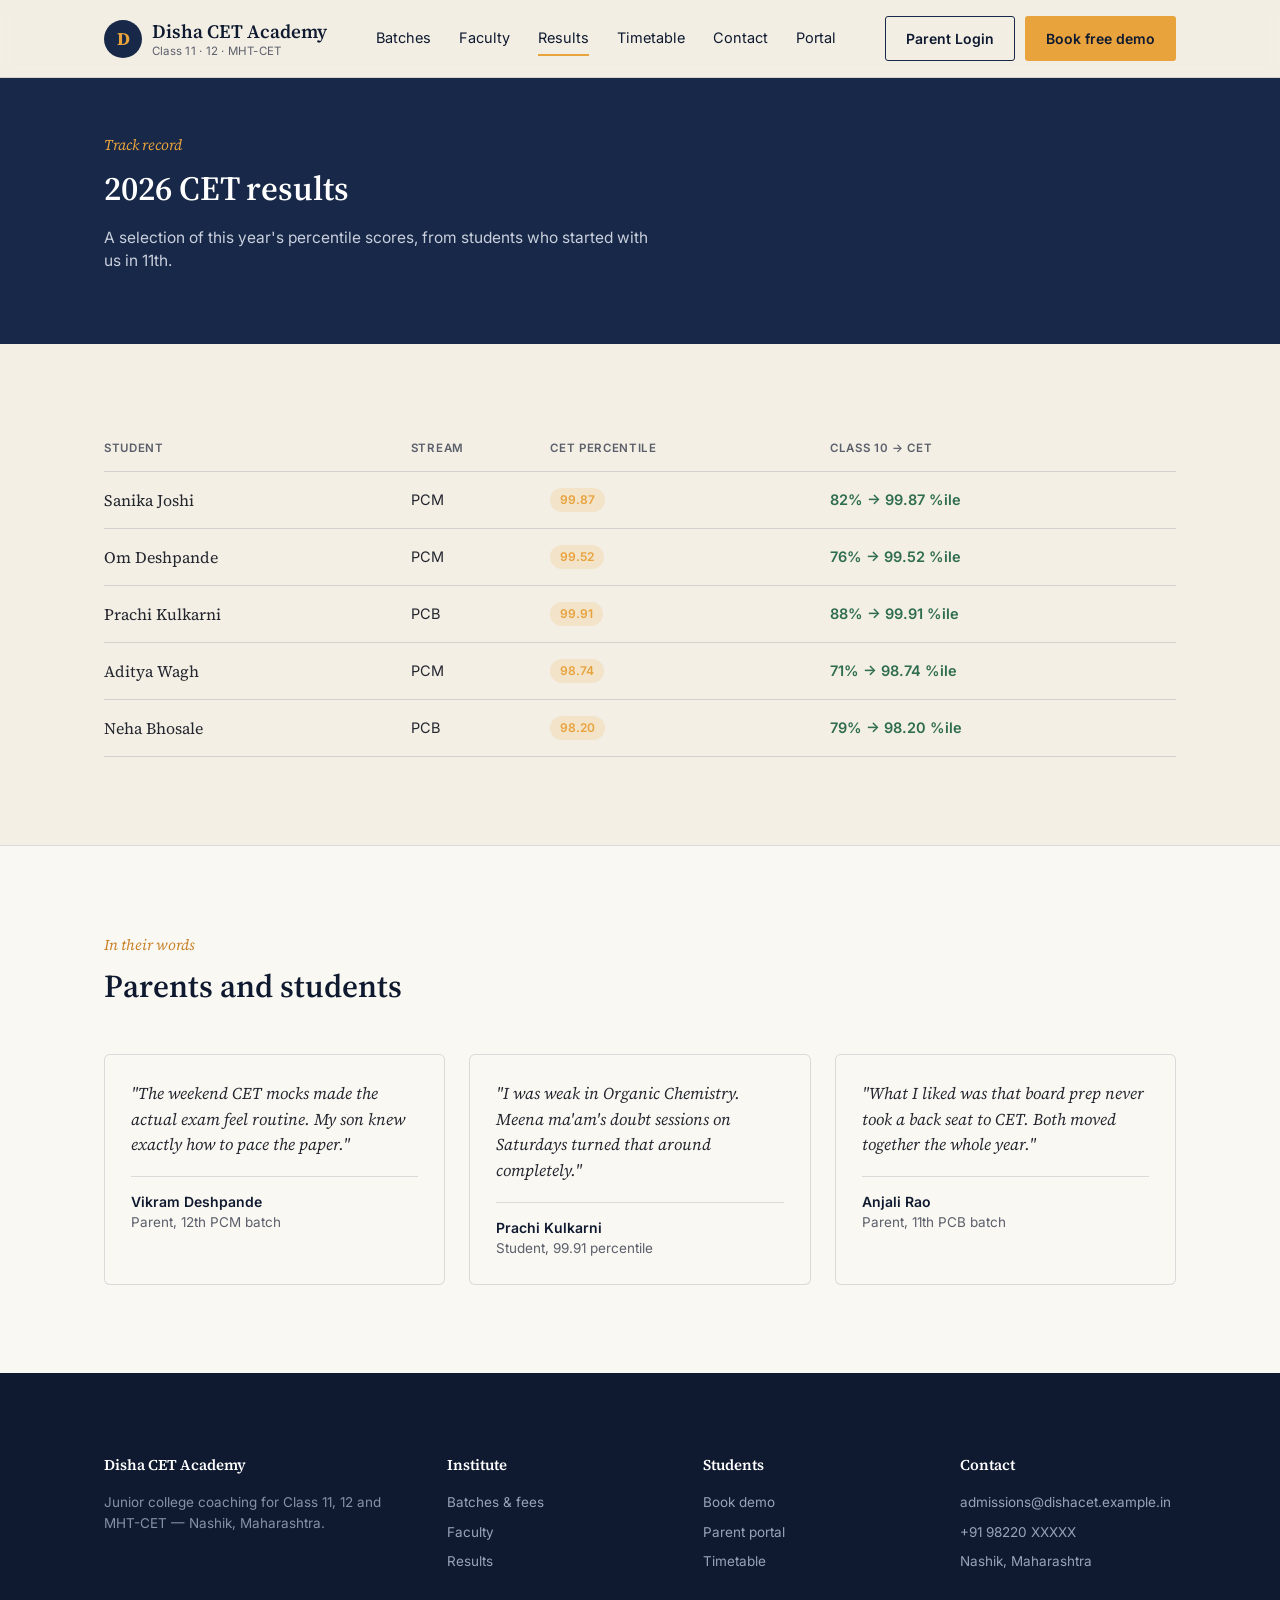
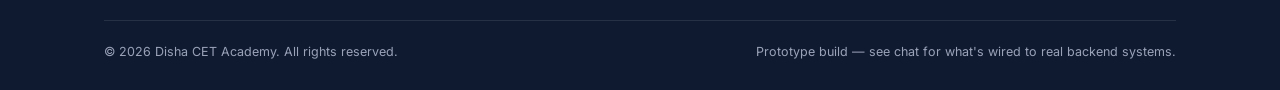
<file: site/results.html>
<!DOCTYPE html>
<html lang="en">
<head>
<meta charset="UTF-8">
<meta name="viewport" content="width=device-width, initial-scale=1.0">
<title>Results — Disha CET Academy</title>
<link rel="preconnect" href="https://fonts.googleapis.com">
<link href="https://fonts.googleapis.com/css2?family=Source+Serif+4:opsz,wght@8..60,400;8..60,600;8..60,700&family=Inter:wght@400;500;600;700&display=swap" rel="stylesheet">
<link rel="stylesheet" href="styles.css">
</head>
<body>
<div id="access-gate-overlay" style="position:fixed;inset:0;background:#0F1A30;color:#fff;display:flex;align-items:center;justify-content:center;z-index:9999;font-family:'Inter',sans-serif;">
  <div style="font-size:14px;color:#C9CFDD;">Checking access&hellip;</div>
</div>
<script src="access-gate.js"></script>

<header>
  <div class="nav">
    <div class="brand">
      <a href="index.html" style="display:flex;align-items:center;gap:10px;">
        <div class="brand-mark">D</div>
        <div>
          <div class="brand-name">Disha CET Academy</div>
          <div class="brand-sub">Class 11 · 12 · MHT-CET</div>
        </div>
      </a>
    </div>
    <nav class="links">
      <a href="courses.html">Batches</a>
      <a href="faculty.html">Faculty</a>
      <a href="results.html" class="active">Results</a>
      <a href="timetable.html">Timetable</a>
      <a href="contact.html">Contact</a>
      <a href="portal.html">Portal</a>
    </nav>
    <div class="nav-cta">
      <a href="portal.html" class="btn btn-ghost">Parent Login</a>
      <a href="demo.html" class="btn btn-primary">Book free demo</a>
    </div>
  </div>
</header>

<div class="page-hero">
  <div class="wrap">
    <div class="sec-num">Track record</div>
    <h1>2026 CET results</h1>
    <p>A selection of this year's percentile scores, from students who started with us in 11th.</p>
  </div>
</div>

<section id="results">
  <div class="wrap">
    <table class="ledger ledger-light">
      <tr><th>Student</th><th>Stream</th><th>CET percentile</th><th>Class 10 → CET</th></tr>
      <tr><td>Sanika Joshi</td><td>PCM</td><td><span class="pill">99.87</span></td><td class="improve">82% → 99.87 %ile</td></tr>
      <tr><td>Om Deshpande</td><td>PCM</td><td><span class="pill">99.52</span></td><td class="improve">76% → 99.52 %ile</td></tr>
      <tr><td>Prachi Kulkarni</td><td>PCB</td><td><span class="pill">99.91</span></td><td class="improve">88% → 99.91 %ile</td></tr>
      <tr><td>Aditya Wagh</td><td>PCM</td><td><span class="pill">98.74</span></td><td class="improve">71% → 98.74 %ile</td></tr>
      <tr><td>Neha Bhosale</td><td>PCB</td><td><span class="pill">98.20</span></td><td class="improve">79% → 98.20 %ile</td></tr>
    </table>
  </div>
</section>

<section style="background:var(--paper-soft);border-top:1px solid var(--line);">
  <div class="wrap">
    <div class="sec-head">
      <div class="sec-num">In their words</div>
      <h2>Parents and students</h2>
    </div>
    <div class="testi-grid">
      <div class="testi-card">
        <div class="testi-quote">"The weekend CET mocks made the actual exam feel routine. My son knew exactly how to pace the paper."</div>
        <div class="testi-who"><b>Vikram Deshpande</b>Parent, 12th PCM batch</div>
      </div>
      <div class="testi-card">
        <div class="testi-quote">"I was weak in Organic Chemistry. Meena ma'am's doubt sessions on Saturdays turned that around completely."</div>
        <div class="testi-who"><b>Prachi Kulkarni</b>Student, 99.91 percentile</div>
      </div>
      <div class="testi-card">
        <div class="testi-quote">"What I liked was that board prep never took a back seat to CET. Both moved together the whole year."</div>
        <div class="testi-who"><b>Anjali Rao</b>Parent, 11th PCB batch</div>
      </div>
    </div>
  </div>
</section>

<footer>
  <div class="wrap">
    <div class="foot-grid">
      <div>
        <h5>Disha CET Academy</h5>
        <p style="font-size:13.5px;color:#8890A6;max-width:34ch;">Junior college coaching for Class 11, 12 and MHT-CET — Nashik, Maharashtra.</p>
      </div>
      <div>
        <h5>Institute</h5>
        <ul><li><a href="courses.html">Batches &amp; fees</a></li><li><a href="faculty.html">Faculty</a></li><li><a href="results.html">Results</a></li></ul>
      </div>
      <div>
        <h5>Students</h5>
        <ul><li><a href="demo.html">Book demo</a></li><li><a href="portal.html">Parent portal</a></li><li><a href="timetable.html">Timetable</a></li></ul>
      </div>
      <div>
        <h5>Contact</h5>
        <ul><li><a href="contact.html">admissions@dishacet.example.in</a></li><li>+91 98220 XXXXX</li><li>Nashik, Maharashtra</li></ul>
      </div>
    </div>
    <div class="foot-bottom">
      <span>© 2026 Disha CET Academy. All rights reserved.</span>
      <span>Prototype build — see chat for what's wired to real backend systems.</span>
    </div>
  </div>
</footer>

</body>
</html>
</file>
<file: styles.css>
:root{
  --navy:#182848;
  --navy-deep:#0F1A30;
  --paper:#F3EFE4;
  --paper-soft:#FAF8F2;
  --ink:#23262F;
  --ink-soft:#5B5F6B;
  --amber:#E8A33D;
  --amber-deep:#C9812A;
  --brick:#8C3A2B;
  --green:#2F6D4F;
  --line: rgba(24,40,72,0.14);
  --radius: 3px;
}
*{box-sizing:border-box;}
html{scroll-behavior:smooth;}
body{
  margin:0;
  background:var(--paper);
  color:var(--ink);
  font-family:'Inter',sans-serif;
  line-height:1.5;
}
h1,h2,h3,h4{
  font-family:'Source Serif 4', serif;
  font-weight:600;
  margin:0;
  color:var(--navy-deep);
}
a{color:inherit;text-decoration:none;}
img{max-width:100%;display:block;}
.wrap{max-width:1120px;margin:0 auto;padding:0 24px;}
section{padding:88px 0;}
.rule{border:none;border-top:1px solid var(--line);}

/* ---------- HEADER ---------- */
header{
  position:sticky;top:0;z-index:100;
  background:rgba(243,239,228,0.94);
  backdrop-filter:blur(6px);
  border-bottom:1px solid var(--line);
}
.nav{
  display:flex;align-items:center;justify-content:space-between;
  padding:16px 24px;max-width:1120px;margin:0 auto;
}
.brand{display:flex;align-items:center;gap:10px;}
.brand-mark{
  width:38px;height:38px;border-radius:50%;
  background:var(--navy);color:var(--amber);
  display:flex;align-items:center;justify-content:center;
  font-family:'Source Serif 4',serif;font-weight:700;font-size:18px;
}
.brand-name{font-family:'Source Serif 4',serif;font-weight:600;font-size:19px;color:var(--navy-deep);}
.brand-sub{font-size:11.5px;color:var(--ink-soft);letter-spacing:.02em;margin-top:-2px;}
nav.links{display:flex;gap:28px;align-items:center;}
nav.links a{font-size:14.5px;color:var(--navy-deep);padding:6px 0;border-bottom:2px solid transparent;transition:border-color .15s;}
nav.links a:hover, nav.links a.active{border-color:var(--amber);}
.nav-cta{display:flex;gap:10px;align-items:center;}
.btn{
  display:inline-block;padding:11px 20px;border-radius:var(--radius);
  font-size:14px;font-weight:600;cursor:pointer;border:1px solid transparent;
  font-family:'Inter',sans-serif;
}
.btn-primary{background:var(--amber);color:var(--navy-deep);}
.btn-primary:hover{background:var(--amber-deep);}
.btn-ghost{background:transparent;color:var(--navy-deep);border:1px solid var(--navy);}
.btn-ghost:hover{background:var(--navy);color:var(--paper-soft);}
.menu-toggle{display:none;background:none;border:none;font-size:24px;color:var(--navy-deep);cursor:pointer;}

/* ---------- HERO (home) ---------- */
.hero{
  background:var(--navy);color:var(--paper-soft);
  padding:96px 0 72px;position:relative;overflow:hidden;
}
.hero .wrap{display:grid;grid-template-columns:1.15fr 0.85fr;gap:56px;align-items:center;}
.hero-tag{color:var(--amber);font-size:14.5px;font-weight:600;margin-bottom:18px;}
.hero h1{color:#fff;font-size:44px;line-height:1.15;letter-spacing:-.01em;}
.hero h1 em{font-style:italic;color:var(--amber);}
.hero p.lead{margin-top:20px;font-size:17px;color:#C9CFDD;max-width:46ch;}
.hero-actions{margin-top:32px;display:flex;gap:14px;flex-wrap:wrap;}
.hero-stats{display:flex;gap:0;margin-top:44px;border-top:1px solid rgba(255,255,255,.18);padding-top:24px;}
.hero-stat{flex:1;padding-right:20px;}
.hero-stat b{display:block;font-family:'Source Serif 4',serif;font-size:26px;color:var(--amber);}
.hero-stat span{font-size:12.5px;color:#A7AFC2;}
.hero-card{
  background:var(--paper-soft);border-radius:6px;padding:26px;color:var(--ink);
  box-shadow:0 20px 50px rgba(0,0,0,.35);
}
.hero-card h3{font-size:17px;margin-bottom:4px;}
.hero-card p{font-size:13.5px;color:var(--ink-soft);margin:0 0 18px;}

/* ---------- PAGE HERO (inner pages) ---------- */
.page-hero{background:var(--navy);color:var(--paper-soft);padding:56px 0;}
.page-hero .sec-num{color:var(--amber);}
.page-hero h1{color:#fff;font-size:34px;}
.page-hero p{color:#C9CFDD;margin-top:12px;font-size:15.5px;max-width:56ch;}

/* ---------- QUICK LINKS (home) ---------- */
.quicklinks{display:grid;grid-template-columns:repeat(3,1fr);gap:20px;}
.quicklink-card{
  border:1px solid var(--line);background:var(--paper-soft);border-radius:6px;
  padding:24px;transition:border-color .15s;
}
.quicklink-card:hover{border-color:var(--amber-deep);}
.quicklink-card h4{font-size:17px;margin-bottom:8px;}
.quicklink-card p{font-size:13.5px;color:var(--ink-soft);margin:0 0 14px;}
.quicklink-card span.go{font-size:13px;font-weight:600;color:var(--amber-deep);}

/* ---------- SECTION HEADERS ---------- */
.sec-head{max-width:640px;margin-bottom:44px;}
.sec-num{font-family:'Source Serif 4',serif;font-style:italic;color:var(--amber-deep);font-size:15px;margin-bottom:6px;}
.sec-head h2{font-size:32px;}
.sec-head p{color:var(--ink-soft);margin-top:12px;font-size:15.5px;}

/* ---------- COURSES ---------- */
.course-table{border-top:1px solid var(--line);}
.course-row{
  display:grid;grid-template-columns:1.7fr 1fr 1.1fr 0.9fr 0.9fr;
  gap:16px;padding:22px 0;border-bottom:1px solid var(--line);align-items:center;
}
.course-row.head{font-size:12px;text-transform:uppercase;letter-spacing:.06em;color:var(--ink-soft);padding-bottom:14px;font-weight:600;}
.course-name{font-family:'Source Serif 4',serif;font-size:18px;color:var(--navy-deep);}
.course-name small{display:block;font-family:'Inter',sans-serif;font-size:12.5px;color:var(--ink-soft);margin-top:3px;font-weight:400;}
.seats{font-weight:600;}
.seats.low{color:var(--brick);}
.seats.ok{color:var(--green);}
.course-fee{font-weight:600;color:var(--navy-deep);}
.course-cta{
  justify-self:end;font-size:13px;font-weight:600;color:var(--navy);
  border:1px solid var(--navy);padding:8px 14px;border-radius:var(--radius);
  white-space:nowrap;cursor:pointer;
}
.course-cta:hover{background:var(--navy);color:#fff;}

/* ---------- FACULTY ---------- */
.faculty-grid{display:grid;grid-template-columns:repeat(4,1fr);gap:28px;}
.faculty-card{border:1px solid var(--line);background:var(--paper-soft);padding:22px;border-radius:6px;}
.avatar{
  width:64px;height:64px;border-radius:50%;
  display:flex;align-items:center;justify-content:center;
  font-family:'Source Serif 4',serif;font-weight:700;font-size:22px;color:#fff;
  margin-bottom:16px;
}
.faculty-card h4{font-size:16.5px;}
.faculty-role{color:var(--amber-deep);font-size:13px;font-weight:600;margin:3px 0 12px;}
.faculty-meta{font-size:13px;color:var(--ink-soft);border-top:1px solid var(--line);padding-top:12px;}
.faculty-meta div{margin-bottom:4px;}

/* ---------- RESULTS ---------- */
.results{background:var(--navy);color:var(--paper-soft);}
.results .sec-head h2, .results .sec-num{color:var(--paper-soft);}
.results .sec-num{color:var(--amber);}
.results .sec-head p{color:#B7BEd0;}
.ledger{width:100%;border-collapse:collapse;margin-top:8px;}
.ledger th{
  text-align:left;font-size:11.5px;text-transform:uppercase;letter-spacing:.06em;
  color:#8F97AD;font-weight:600;padding:0 0 14px;border-bottom:1px solid rgba(255,255,255,.2);
}
.ledger td{padding:16px 0;border-bottom:1px solid rgba(255,255,255,.12);font-size:14.5px;}
.ledger tr td:first-child{font-family:'Source Serif 4',serif;font-size:16px;}
.pill{
  display:inline-block;padding:3px 10px;border-radius:20px;font-size:12px;font-weight:600;
  background:rgba(232,163,61,.16);color:var(--amber);
}
.improve{color:#8FD6AE;font-weight:600;}

/* light-background ledger variant for inner pages */
.ledger-light th{color:var(--ink-soft);border-bottom:1px solid var(--line);}
.ledger-light td{border-bottom:1px solid var(--line);color:var(--ink);}
.ledger-light .improve{color:var(--green);}

/* ---------- TESTIMONIALS ---------- */
.testi-grid{display:grid;grid-template-columns:repeat(3,1fr);gap:24px;}
.testi-card{background:var(--paper-soft);border:1px solid var(--line);border-radius:6px;padding:26px;position:relative;}
.testi-quote{font-family:'Source Serif 4',serif;font-size:16.5px;line-height:1.55;color:var(--ink);font-style:italic;}
.testi-who{margin-top:18px;font-size:13.5px;color:var(--ink-soft);border-top:1px solid var(--line);padding-top:14px;}
.testi-who b{color:var(--navy-deep);display:block;font-weight:600;font-size:14px;}

/* ---------- TIMETABLE ---------- */
.timetable{width:100%;border-collapse:collapse;font-size:13.5px;}
.timetable th,.timetable td{border:1px solid var(--line);padding:12px 10px;text-align:left;}
.timetable th{background:var(--navy);color:#fff;font-weight:600;font-size:12.5px;}
.timetable td.slot{color:var(--navy-deep);font-weight:600;white-space:nowrap;background:var(--paper-soft);}
.timetable td span{display:block;color:var(--ink-soft);font-size:12px;margin-top:2px;}

/* ---------- FORMS (shared) ---------- */
.card{background:var(--paper-soft);border:1px solid var(--line);border-radius:6px;padding:32px;}
.grid-2{display:grid;grid-template-columns:1fr 1fr;gap:44px;}
.field{margin-bottom:16px;}
.field label{display:block;font-size:13px;font-weight:600;color:var(--navy-deep);margin-bottom:6px;}
.field input,.field select,.field textarea{
  width:100%;padding:11px 12px;border:1px solid var(--line);border-radius:var(--radius);
  font-family:'Inter',sans-serif;font-size:14px;background:#fff;color:var(--ink);
}
.field input:focus,.field select:focus,.field textarea:focus{outline:2px solid var(--amber);outline-offset:1px;border-color:var(--amber);}
.field-row{display:grid;grid-template-columns:1fr 1fr;gap:14px;}
.form-note{font-size:12.5px;color:var(--ink-soft);margin-top:14px;}
.success-box{
  display:none;background:rgba(47,109,79,.1);border:1px solid rgba(47,109,79,.35);
  color:var(--green);padding:14px 16px;border-radius:var(--radius);font-size:13.5px;margin-top:16px;font-weight:500;
}
.success-box.show{display:block;}

.demo-side{padding-left:0;}
.demo-side h3{font-size:22px;margin-bottom:14px;}
.why-list{list-style:none;padding:0;margin:20px 0 0;}
.why-list li{padding:10px 0;border-bottom:1px solid var(--line);font-size:14.5px;color:var(--ink-soft);display:flex;gap:10px;}
.why-list li b{color:var(--navy-deep);font-weight:600;}
.num-dot{
  width:22px;height:22px;border-radius:50%;background:var(--amber);color:var(--navy-deep);
  font-size:12px;font-weight:700;display:flex;align-items:center;justify-content:center;flex-shrink:0;margin-top:1px;
}

/* ---------- CONTACT / LOCATION ---------- */
.contact-grid{display:grid;grid-template-columns:1fr 1fr;gap:40px;}
.map-box{
  background:linear-gradient(135deg,#DDD6C4,#EDE7D6);
  border:1px solid var(--line);border-radius:6px;height:100%;min-height:280px;
  position:relative;overflow:hidden;
}
.map-box svg{width:100%;height:100%;}
.contact-list{list-style:none;padding:0;margin:22px 0 0;}
.contact-list li{display:flex;gap:14px;padding:14px 0;border-bottom:1px solid var(--line);}
.contact-list b{display:block;font-size:14px;color:var(--navy-deep);}
.contact-list span{font-size:13.5px;color:var(--ink-soft);}

/* ---------- PORTAL ---------- */
.portal{background:var(--navy-deep);color:var(--paper-soft);}
.portal .sec-head h2, .portal .sec-num{color:#fff;}
.portal .sec-num{color:var(--amber);}
.portal .sec-head p{color:#B7BEd0;}
.portal-shell{background:var(--paper-soft);color:var(--ink);border-radius:8px;overflow:hidden;box-shadow:0 30px 70px rgba(0,0,0,.4);}
.portal-login{padding:52px;max-width:420px;margin:0 auto;}
.portal-login h3{font-size:20px;margin-bottom:6px;}
.portal-login p{font-size:13.5px;color:var(--ink-soft);margin-bottom:24px;}
.demo-cred{
  background:rgba(232,163,61,.12);border:1px dashed var(--amber-deep);border-radius:var(--radius);
  padding:10px 12px;font-size:12.5px;color:var(--amber-deep);margin-bottom:20px;
}
.portal-dash{display:none;}
.portal-dash.show{display:block;}
.portal-login.hide{display:none;}
.dash-top{
  display:flex;justify-content:space-between;align-items:center;
  background:var(--navy);color:#fff;padding:20px 32px;
}
.dash-top h4{color:#fff;font-size:17px;}
.logout-link{font-size:13px;color:var(--amber);cursor:pointer;font-weight:600;}
.dash-grid{display:grid;grid-template-columns:repeat(4,1fr);gap:0;}
.dash-stat{padding:26px 24px;border-right:1px solid var(--line);border-bottom:1px solid var(--line);}
.dash-stat:last-child{border-right:none;}
.dash-stat b{display:block;font-family:'Source Serif 4',serif;font-size:26px;color:var(--navy-deep);}
.dash-stat span{font-size:12.5px;color:var(--ink-soft);}
.dash-body{padding:28px 32px;}
.dash-section{margin-bottom:28px;}
.dash-section h5{font-size:14.5px;color:var(--navy-deep);margin-bottom:12px;font-family:'Source Serif 4',serif;font-weight:600;font-size:16px;}
.schedule-row{display:flex;justify-content:space-between;padding:10px 0;border-bottom:1px solid var(--line);font-size:13.5px;}
.schedule-row span.day{color:var(--ink-soft);width:80px;flex-shrink:0;}
.fee-row{display:flex;justify-content:space-between;align-items:center;padding:14px 16px;background:rgba(140,58,43,.06);border:1px solid rgba(140,58,43,.25);border-radius:var(--radius);margin-bottom:10px;}
.fee-row.paid{background:rgba(47,109,79,.06);border-color:rgba(47,109,79,.25);}
.fee-row b{display:block;font-size:14px;color:var(--navy-deep);}
.fee-row span{font-size:12.5px;color:var(--ink-soft);}
.pay-btn{background:var(--brick);color:#fff;border:none;padding:9px 16px;border-radius:var(--radius);font-size:13px;font-weight:600;cursor:pointer;}
.paid-tag{color:var(--green);font-size:12.5px;font-weight:700;}
.score-bar-row{display:flex;align-items:center;gap:12px;margin-bottom:12px;}
.score-bar-row .subj{width:100px;font-size:13px;color:var(--ink-soft);flex-shrink:0;}
.score-bar-track{flex:1;height:8px;background:var(--line);border-radius:6px;overflow:hidden;}
.score-bar-fill{height:100%;background:var(--amber);}
.score-val{width:40px;font-size:12.5px;text-align:right;color:var(--navy-deep);font-weight:600;}

/* ---------- TICKETS ---------- */
.ticket-layout{display:grid;grid-template-columns:1fr 1fr;gap:40px;}
.ticket-list{list-style:none;padding:0;margin:0;}
.ticket-item{border:1px solid var(--line);border-radius:var(--radius);padding:16px 18px;margin-bottom:12px;background:var(--paper-soft);}
.ticket-top{display:flex;justify-content:space-between;align-items:flex-start;gap:10px;}
.ticket-top b{font-size:14px;color:var(--navy-deep);}
.status{font-size:11px;font-weight:700;padding:3px 9px;border-radius:20px;white-space:nowrap;text-transform:uppercase;letter-spacing:.03em;}
.status.open{background:rgba(200,120,40,.15);color:#B5651D;}
.status.progress{background:rgba(60,90,180,.15);color:#3355A8;}
.status.resolved{background:rgba(47,109,79,.15);color:var(--green);}
.ticket-meta{font-size:12px;color:var(--ink-soft);margin-top:8px;}

/* ---------- MODAL ---------- */
.modal-overlay{
  display:none;position:fixed;inset:0;background:rgba(15,26,48,.6);z-index:200;
  align-items:center;justify-content:center;padding:20px;
}
.modal-overlay.show{display:flex;}
.modal-box{background:#fff;border-radius:8px;max-width:420px;width:100%;padding:30px;position:relative;}
.modal-close{position:absolute;top:14px;right:16px;background:none;border:none;font-size:20px;cursor:pointer;color:var(--ink-soft);}
.modal-box h3{font-size:19px;margin-bottom:10px;}
.modal-box p{font-size:13.5px;color:var(--ink-soft);line-height:1.6;}
.upi-row{display:flex;gap:10px;margin-top:18px;}
.upi-opt{flex:1;border:1px solid var(--line);border-radius:var(--radius);padding:14px 8px;text-align:center;font-size:12.5px;font-weight:600;cursor:pointer;color:var(--navy-deep);}
.upi-opt.active{border-color:var(--amber);background:rgba(232,163,61,.1);}
.build-note{background:#FDF4E3;border:1px solid #EFD9A4;color:#8A5A12;font-size:12px;padding:10px 12px;border-radius:var(--radius);margin-top:16px;line-height:1.5;}

/* ---------- FOOTER ---------- */
footer{background:var(--navy-deep);color:#9AA2B8;padding:56px 0 28px;}
.foot-grid{display:grid;grid-template-columns:1.4fr 1fr 1fr 1fr;gap:40px;}
.foot-grid h5{color:#fff;font-family:'Source Serif 4',serif;font-size:15px;margin-bottom:16px;font-weight:600;}
.foot-grid ul{list-style:none;padding:0;margin:0;}
.foot-grid li{margin-bottom:9px;font-size:13.5px;}
.foot-grid li a:hover{color:var(--amber);}
.foot-bottom{border-top:1px solid rgba(255,255,255,.1);margin-top:40px;padding-top:22px;font-size:12.5px;display:flex;justify-content:space-between;flex-wrap:wrap;gap:10px;}

/* ---------- RESPONSIVE ---------- */
@media(max-width:900px){
  nav.links{display:none;}
  .menu-toggle{display:block;}
  .hero .wrap{grid-template-columns:1fr;}
  .hero-card{order:-1;}
  .faculty-grid{grid-template-columns:repeat(2,1fr);}
  .testi-grid{grid-template-columns:1fr;}
  .grid-2{grid-template-columns:1fr;gap:30px;}
  .contact-grid{grid-template-columns:1fr;}
  .dash-grid{grid-template-columns:repeat(2,1fr);}
  .ticket-layout{grid-template-columns:1fr;}
  .course-row{grid-template-columns:1fr;gap:8px;padding:20px 0;}
  .course-row.head{display:none;}
  .course-cta{justify-self:start;margin-top:6px;}
  .foot-grid{grid-template-columns:1fr 1fr;}
  .quicklinks{grid-template-columns:1fr;}
  .hero h1{font-size:32px;}
  section{padding:60px 0;}
}
</file>
<file: site/styles.css>
:root{
  --navy:#182848;
  --navy-deep:#0F1A30;
  --paper:#F3EFE4;
  --paper-soft:#FAF8F2;
  --ink:#23262F;
  --ink-soft:#5B5F6B;
  --amber:#E8A33D;
  --amber-deep:#C9812A;
  --brick:#8C3A2B;
  --green:#2F6D4F;
  --line: rgba(24,40,72,0.14);
  --radius: 3px;
}
*{box-sizing:border-box;}
html{scroll-behavior:smooth;}
body{
  margin:0;
  background:var(--paper);
  color:var(--ink);
  font-family:'Inter',sans-serif;
  line-height:1.5;
}
h1,h2,h3,h4{
  font-family:'Source Serif 4', serif;
  font-weight:600;
  margin:0;
  color:var(--navy-deep);
}
a{color:inherit;text-decoration:none;}
img{max-width:100%;display:block;}
.wrap{max-width:1120px;margin:0 auto;padding:0 24px;}
section{padding:88px 0;}
.rule{border:none;border-top:1px solid var(--line);}

/* ---------- HEADER ---------- */
header{
  position:sticky;top:0;z-index:100;
  background:rgba(243,239,228,0.94);
  backdrop-filter:blur(6px);
  border-bottom:1px solid var(--line);
}
.nav{
  display:flex;align-items:center;justify-content:space-between;
  padding:16px 24px;max-width:1120px;margin:0 auto;
}
.brand{display:flex;align-items:center;gap:10px;}
.brand-mark{
  width:38px;height:38px;border-radius:50%;
  background:var(--navy);color:var(--amber);
  display:flex;align-items:center;justify-content:center;
  font-family:'Source Serif 4',serif;font-weight:700;font-size:18px;
}
.brand-name{font-family:'Source Serif 4',serif;font-weight:600;font-size:19px;color:var(--navy-deep);}
.brand-sub{font-size:11.5px;color:var(--ink-soft);letter-spacing:.02em;margin-top:-2px;}
nav.links{display:flex;gap:28px;align-items:center;}
nav.links a{font-size:14.5px;color:var(--navy-deep);padding:6px 0;border-bottom:2px solid transparent;transition:border-color .15s;}
nav.links a:hover, nav.links a.active{border-color:var(--amber);}
.nav-cta{display:flex;gap:10px;align-items:center;}
.btn{
  display:inline-block;padding:11px 20px;border-radius:var(--radius);
  font-size:14px;font-weight:600;cursor:pointer;border:1px solid transparent;
  font-family:'Inter',sans-serif;
}
.btn-primary{background:var(--amber);color:var(--navy-deep);}
.btn-primary:hover{background:var(--amber-deep);}
.btn-ghost{background:transparent;color:var(--navy-deep);border:1px solid var(--navy);}
.btn-ghost:hover{background:var(--navy);color:var(--paper-soft);}
.menu-toggle{display:none;background:none;border:none;font-size:24px;color:var(--navy-deep);cursor:pointer;}

/* ---------- HERO (home) ---------- */
.hero{
  background:var(--navy);color:var(--paper-soft);
  padding:96px 0 72px;position:relative;overflow:hidden;
}
.hero .wrap{display:grid;grid-template-columns:1.15fr 0.85fr;gap:56px;align-items:center;}
.hero-tag{color:var(--amber);font-size:14.5px;font-weight:600;margin-bottom:18px;}
.hero h1{color:#fff;font-size:44px;line-height:1.15;letter-spacing:-.01em;}
.hero h1 em{font-style:italic;color:var(--amber);}
.hero p.lead{margin-top:20px;font-size:17px;color:#C9CFDD;max-width:46ch;}
.hero-actions{margin-top:32px;display:flex;gap:14px;flex-wrap:wrap;}
.hero-stats{display:flex;gap:0;margin-top:44px;border-top:1px solid rgba(255,255,255,.18);padding-top:24px;}
.hero-stat{flex:1;padding-right:20px;}
.hero-stat b{display:block;font-family:'Source Serif 4',serif;font-size:26px;color:var(--amber);}
.hero-stat span{font-size:12.5px;color:#A7AFC2;}
.hero-card{
  background:var(--paper-soft);border-radius:6px;padding:26px;color:var(--ink);
  box-shadow:0 20px 50px rgba(0,0,0,.35);
}
.hero-card h3{font-size:17px;margin-bottom:4px;}
.hero-card p{font-size:13.5px;color:var(--ink-soft);margin:0 0 18px;}

/* ---------- PAGE HERO (inner pages) ---------- */
.page-hero{background:var(--navy);color:var(--paper-soft);padding:56px 0;}
.page-hero .sec-num{color:var(--amber);}
.page-hero h1{color:#fff;font-size:34px;}
.page-hero p{color:#C9CFDD;margin-top:12px;font-size:15.5px;max-width:56ch;}

/* ---------- QUICK LINKS (home) ---------- */
.quicklinks{display:grid;grid-template-columns:repeat(3,1fr);gap:20px;}
.quicklink-card{
  border:1px solid var(--line);background:var(--paper-soft);border-radius:6px;
  padding:24px;transition:border-color .15s;
}
.quicklink-card:hover{border-color:var(--amber-deep);}
.quicklink-card h4{font-size:17px;margin-bottom:8px;}
.quicklink-card p{font-size:13.5px;color:var(--ink-soft);margin:0 0 14px;}
.quicklink-card span.go{font-size:13px;font-weight:600;color:var(--amber-deep);}

/* ---------- SECTION HEADERS ---------- */
.sec-head{max-width:640px;margin-bottom:44px;}
.sec-num{font-family:'Source Serif 4',serif;font-style:italic;color:var(--amber-deep);font-size:15px;margin-bottom:6px;}
.sec-head h2{font-size:32px;}
.sec-head p{color:var(--ink-soft);margin-top:12px;font-size:15.5px;}

/* ---------- COURSES ---------- */
.course-table{border-top:1px solid var(--line);}
.course-row{
  display:grid;grid-template-columns:1.7fr 1fr 1.1fr 0.9fr 0.9fr;
  gap:16px;padding:22px 0;border-bottom:1px solid var(--line);align-items:center;
}
.course-row.head{font-size:12px;text-transform:uppercase;letter-spacing:.06em;color:var(--ink-soft);padding-bottom:14px;font-weight:600;}
.course-name{font-family:'Source Serif 4',serif;font-size:18px;color:var(--navy-deep);}
.course-name small{display:block;font-family:'Inter',sans-serif;font-size:12.5px;color:var(--ink-soft);margin-top:3px;font-weight:400;}
.seats{font-weight:600;}
.seats.low{color:var(--brick);}
.seats.ok{color:var(--green);}
.course-fee{font-weight:600;color:var(--navy-deep);}
.course-cta{
  justify-self:end;font-size:13px;font-weight:600;color:var(--navy);
  border:1px solid var(--navy);padding:8px 14px;border-radius:var(--radius);
  white-space:nowrap;cursor:pointer;
}
.course-cta:hover{background:var(--navy);color:#fff;}

/* ---------- FACULTY ---------- */
.faculty-grid{display:grid;grid-template-columns:repeat(4,1fr);gap:28px;}
.faculty-card{border:1px solid var(--line);background:var(--paper-soft);padding:22px;border-radius:6px;}
.avatar{
  width:64px;height:64px;border-radius:50%;
  display:flex;align-items:center;justify-content:center;
  font-family:'Source Serif 4',serif;font-weight:700;font-size:22px;color:#fff;
  margin-bottom:16px;
}
.faculty-card h4{font-size:16.5px;}
.faculty-role{color:var(--amber-deep);font-size:13px;font-weight:600;margin:3px 0 12px;}
.faculty-meta{font-size:13px;color:var(--ink-soft);border-top:1px solid var(--line);padding-top:12px;}
.faculty-meta div{margin-bottom:4px;}

/* ---------- RESULTS ---------- */
.results{background:var(--navy);color:var(--paper-soft);}
.results .sec-head h2, .results .sec-num{color:var(--paper-soft);}
.results .sec-num{color:var(--amber);}
.results .sec-head p{color:#B7BEd0;}
.ledger{width:100%;border-collapse:collapse;margin-top:8px;}
.ledger th{
  text-align:left;font-size:11.5px;text-transform:uppercase;letter-spacing:.06em;
  color:#8F97AD;font-weight:600;padding:0 0 14px;border-bottom:1px solid rgba(255,255,255,.2);
}
.ledger td{padding:16px 0;border-bottom:1px solid rgba(255,255,255,.12);font-size:14.5px;}
.ledger tr td:first-child{font-family:'Source Serif 4',serif;font-size:16px;}
.pill{
  display:inline-block;padding:3px 10px;border-radius:20px;font-size:12px;font-weight:600;
  background:rgba(232,163,61,.16);color:var(--amber);
}
.improve{color:#8FD6AE;font-weight:600;}

/* light-background ledger variant for inner pages */
.ledger-light th{color:var(--ink-soft);border-bottom:1px solid var(--line);}
.ledger-light td{border-bottom:1px solid var(--line);color:var(--ink);}
.ledger-light .improve{color:var(--green);}

/* ---------- TESTIMONIALS ---------- */
.testi-grid{display:grid;grid-template-columns:repeat(3,1fr);gap:24px;}
.testi-card{background:var(--paper-soft);border:1px solid var(--line);border-radius:6px;padding:26px;position:relative;}
.testi-quote{font-family:'Source Serif 4',serif;font-size:16.5px;line-height:1.55;color:var(--ink);font-style:italic;}
.testi-who{margin-top:18px;font-size:13.5px;color:var(--ink-soft);border-top:1px solid var(--line);padding-top:14px;}
.testi-who b{color:var(--navy-deep);display:block;font-weight:600;font-size:14px;}

/* ---------- TIMETABLE ---------- */
.timetable{width:100%;border-collapse:collapse;font-size:13.5px;}
.timetable th,.timetable td{border:1px solid var(--line);padding:12px 10px;text-align:left;}
.timetable th{background:var(--navy);color:#fff;font-weight:600;font-size:12.5px;}
.timetable td.slot{color:var(--navy-deep);font-weight:600;white-space:nowrap;background:var(--paper-soft);}
.timetable td span{display:block;color:var(--ink-soft);font-size:12px;margin-top:2px;}

/* ---------- FORMS (shared) ---------- */
.card{background:var(--paper-soft);border:1px solid var(--line);border-radius:6px;padding:32px;}
.grid-2{display:grid;grid-template-columns:1fr 1fr;gap:44px;}
.field{margin-bottom:16px;}
.field label{display:block;font-size:13px;font-weight:600;color:var(--navy-deep);margin-bottom:6px;}
.field input,.field select,.field textarea{
  width:100%;padding:11px 12px;border:1px solid var(--line);border-radius:var(--radius);
  font-family:'Inter',sans-serif;font-size:14px;background:#fff;color:var(--ink);
}
.field input:focus,.field select:focus,.field textarea:focus{outline:2px solid var(--amber);outline-offset:1px;border-color:var(--amber);}
.field-row{display:grid;grid-template-columns:1fr 1fr;gap:14px;}
.form-note{font-size:12.5px;color:var(--ink-soft);margin-top:14px;}
.success-box{
  display:none;background:rgba(47,109,79,.1);border:1px solid rgba(47,109,79,.35);
  color:var(--green);padding:14px 16px;border-radius:var(--radius);font-size:13.5px;margin-top:16px;font-weight:500;
}
.success-box.show{display:block;}

.demo-side{padding-left:0;}
.demo-side h3{font-size:22px;margin-bottom:14px;}
.why-list{list-style:none;padding:0;margin:20px 0 0;}
.why-list li{padding:10px 0;border-bottom:1px solid var(--line);font-size:14.5px;color:var(--ink-soft);display:flex;gap:10px;}
.why-list li b{color:var(--navy-deep);font-weight:600;}
.num-dot{
  width:22px;height:22px;border-radius:50%;background:var(--amber);color:var(--navy-deep);
  font-size:12px;font-weight:700;display:flex;align-items:center;justify-content:center;flex-shrink:0;margin-top:1px;
}

/* ---------- CONTACT / LOCATION ---------- */
.contact-grid{display:grid;grid-template-columns:1fr 1fr;gap:40px;}
.map-box{
  background:linear-gradient(135deg,#DDD6C4,#EDE7D6);
  border:1px solid var(--line);border-radius:6px;height:100%;min-height:280px;
  position:relative;overflow:hidden;
}
.map-box svg{width:100%;height:100%;}
.contact-list{list-style:none;padding:0;margin:22px 0 0;}
.contact-list li{display:flex;gap:14px;padding:14px 0;border-bottom:1px solid var(--line);}
.contact-list b{display:block;font-size:14px;color:var(--navy-deep);}
.contact-list span{font-size:13.5px;color:var(--ink-soft);}

/* ---------- PORTAL ---------- */
.portal{background:var(--navy-deep);color:var(--paper-soft);}
.portal .sec-head h2, .portal .sec-num{color:#fff;}
.portal .sec-num{color:var(--amber);}
.portal .sec-head p{color:#B7BEd0;}
.portal-shell{background:var(--paper-soft);color:var(--ink);border-radius:8px;overflow:hidden;box-shadow:0 30px 70px rgba(0,0,0,.4);}
.portal-login{padding:52px;max-width:420px;margin:0 auto;}
.portal-login h3{font-size:20px;margin-bottom:6px;}
.portal-login p{font-size:13.5px;color:var(--ink-soft);margin-bottom:24px;}
.demo-cred{
  background:rgba(232,163,61,.12);border:1px dashed var(--amber-deep);border-radius:var(--radius);
  padding:10px 12px;font-size:12.5px;color:var(--amber-deep);margin-bottom:20px;
}
.portal-dash{display:none;}
.portal-dash.show{display:block;}
.portal-login.hide{display:none;}
.dash-top{
  display:flex;justify-content:space-between;align-items:center;
  background:var(--navy);color:#fff;padding:20px 32px;
}
.dash-top h4{color:#fff;font-size:17px;}
.logout-link{font-size:13px;color:var(--amber);cursor:pointer;font-weight:600;}
.dash-grid{display:grid;grid-template-columns:repeat(4,1fr);gap:0;}
.dash-stat{padding:26px 24px;border-right:1px solid var(--line);border-bottom:1px solid var(--line);}
.dash-stat:last-child{border-right:none;}
.dash-stat b{display:block;font-family:'Source Serif 4',serif;font-size:26px;color:var(--navy-deep);}
.dash-stat span{font-size:12.5px;color:var(--ink-soft);}
.dash-body{padding:28px 32px;}
.dash-section{margin-bottom:28px;}
.dash-section h5{font-size:14.5px;color:var(--navy-deep);margin-bottom:12px;font-family:'Source Serif 4',serif;font-weight:600;font-size:16px;}
.schedule-row{display:flex;justify-content:space-between;padding:10px 0;border-bottom:1px solid var(--line);font-size:13.5px;}
.schedule-row span.day{color:var(--ink-soft);width:80px;flex-shrink:0;}
.fee-row{display:flex;justify-content:space-between;align-items:center;padding:14px 16px;background:rgba(140,58,43,.06);border:1px solid rgba(140,58,43,.25);border-radius:var(--radius);margin-bottom:10px;}
.fee-row.paid{background:rgba(47,109,79,.06);border-color:rgba(47,109,79,.25);}
.fee-row b{display:block;font-size:14px;color:var(--navy-deep);}
.fee-row span{font-size:12.5px;color:var(--ink-soft);}
.pay-btn{background:var(--brick);color:#fff;border:none;padding:9px 16px;border-radius:var(--radius);font-size:13px;font-weight:600;cursor:pointer;}
.paid-tag{color:var(--green);font-size:12.5px;font-weight:700;}
.score-bar-row{display:flex;align-items:center;gap:12px;margin-bottom:12px;}
.score-bar-row .subj{width:100px;font-size:13px;color:var(--ink-soft);flex-shrink:0;}
.score-bar-track{flex:1;height:8px;background:var(--line);border-radius:6px;overflow:hidden;}
.score-bar-fill{height:100%;background:var(--amber);}
.score-val{width:40px;font-size:12.5px;text-align:right;color:var(--navy-deep);font-weight:600;}

/* ---------- TICKETS ---------- */
.ticket-layout{display:grid;grid-template-columns:1fr 1fr;gap:40px;}
.ticket-list{list-style:none;padding:0;margin:0;}
.ticket-item{border:1px solid var(--line);border-radius:var(--radius);padding:16px 18px;margin-bottom:12px;background:var(--paper-soft);}
.ticket-top{display:flex;justify-content:space-between;align-items:flex-start;gap:10px;}
.ticket-top b{font-size:14px;color:var(--navy-deep);}
.status{font-size:11px;font-weight:700;padding:3px 9px;border-radius:20px;white-space:nowrap;text-transform:uppercase;letter-spacing:.03em;}
.status.open{background:rgba(200,120,40,.15);color:#B5651D;}
.status.progress{background:rgba(60,90,180,.15);color:#3355A8;}
.status.resolved{background:rgba(47,109,79,.15);color:var(--green);}
.ticket-meta{font-size:12px;color:var(--ink-soft);margin-top:8px;}

/* ---------- MODAL ---------- */
.modal-overlay{
  display:none;position:fixed;inset:0;background:rgba(15,26,48,.6);z-index:200;
  align-items:center;justify-content:center;padding:20px;
}
.modal-overlay.show{display:flex;}
.modal-box{background:#fff;border-radius:8px;max-width:420px;width:100%;padding:30px;position:relative;}
.modal-close{position:absolute;top:14px;right:16px;background:none;border:none;font-size:20px;cursor:pointer;color:var(--ink-soft);}
.modal-box h3{font-size:19px;margin-bottom:10px;}
.modal-box p{font-size:13.5px;color:var(--ink-soft);line-height:1.6;}
.upi-row{display:flex;gap:10px;margin-top:18px;}
.upi-opt{flex:1;border:1px solid var(--line);border-radius:var(--radius);padding:14px 8px;text-align:center;font-size:12.5px;font-weight:600;cursor:pointer;color:var(--navy-deep);}
.upi-opt.active{border-color:var(--amber);background:rgba(232,163,61,.1);}
.build-note{background:#FDF4E3;border:1px solid #EFD9A4;color:#8A5A12;font-size:12px;padding:10px 12px;border-radius:var(--radius);margin-top:16px;line-height:1.5;}

/* ---------- FOOTER ---------- */
footer{background:var(--navy-deep);color:#9AA2B8;padding:56px 0 28px;}
.foot-grid{display:grid;grid-template-columns:1.4fr 1fr 1fr 1fr;gap:40px;}
.foot-grid h5{color:#fff;font-family:'Source Serif 4',serif;font-size:15px;margin-bottom:16px;font-weight:600;}
.foot-grid ul{list-style:none;padding:0;margin:0;}
.foot-grid li{margin-bottom:9px;font-size:13.5px;}
.foot-grid li a:hover{color:var(--amber);}
.foot-bottom{border-top:1px solid rgba(255,255,255,.1);margin-top:40px;padding-top:22px;font-size:12.5px;display:flex;justify-content:space-between;flex-wrap:wrap;gap:10px;}

/* ---------- RESPONSIVE ---------- */
@media(max-width:900px){
  nav.links{display:none;}
  .menu-toggle{display:block;}
  .hero .wrap{grid-template-columns:1fr;}
  .hero-card{order:-1;}
  .faculty-grid{grid-template-columns:repeat(2,1fr);}
  .testi-grid{grid-template-columns:1fr;}
  .grid-2{grid-template-columns:1fr;gap:30px;}
  .contact-grid{grid-template-columns:1fr;}
  .dash-grid{grid-template-columns:repeat(2,1fr);}
  .ticket-layout{grid-template-columns:1fr;}
  .course-row{grid-template-columns:1fr;gap:8px;padding:20px 0;}
  .course-row.head{display:none;}
  .course-cta{justify-self:start;margin-top:6px;}
  .foot-grid{grid-template-columns:1fr 1fr;}
  .quicklinks{grid-template-columns:1fr;}
  .hero h1{font-size:32px;}
  section{padding:60px 0;}
}
</file>
